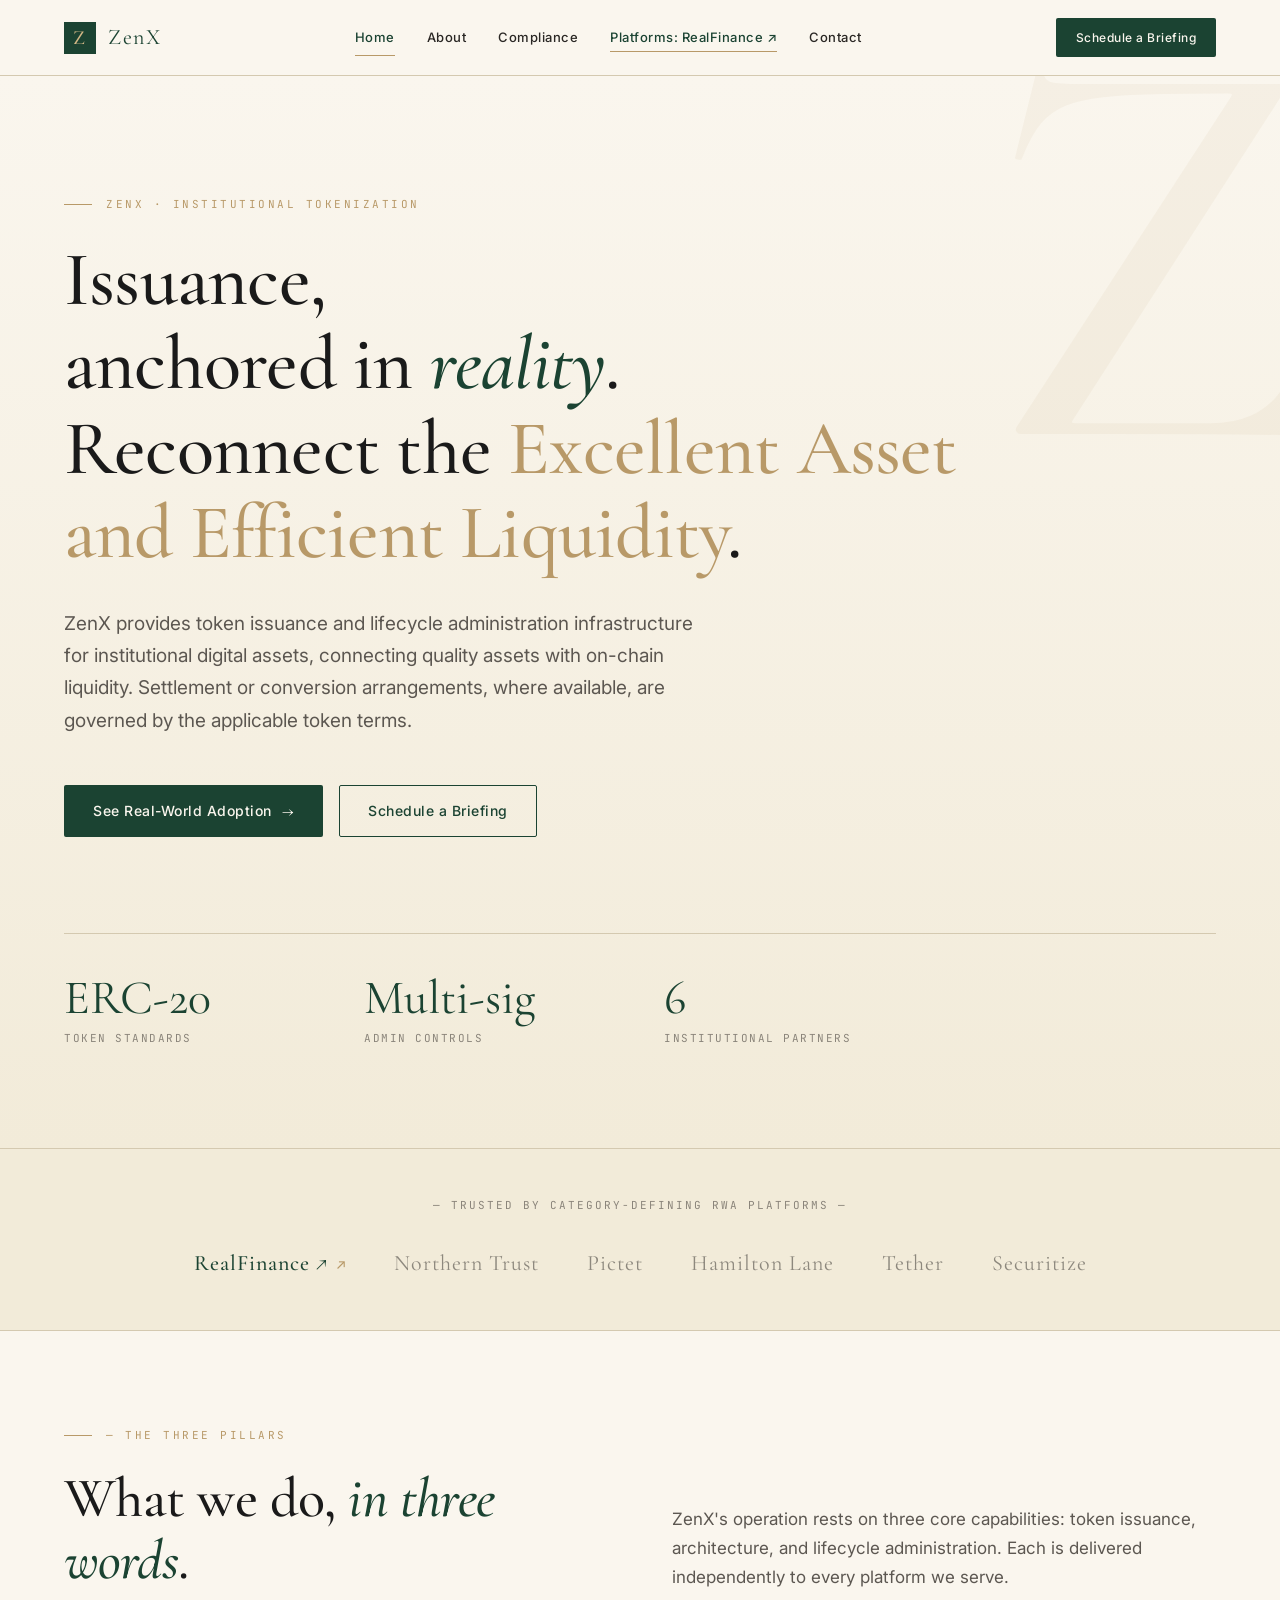
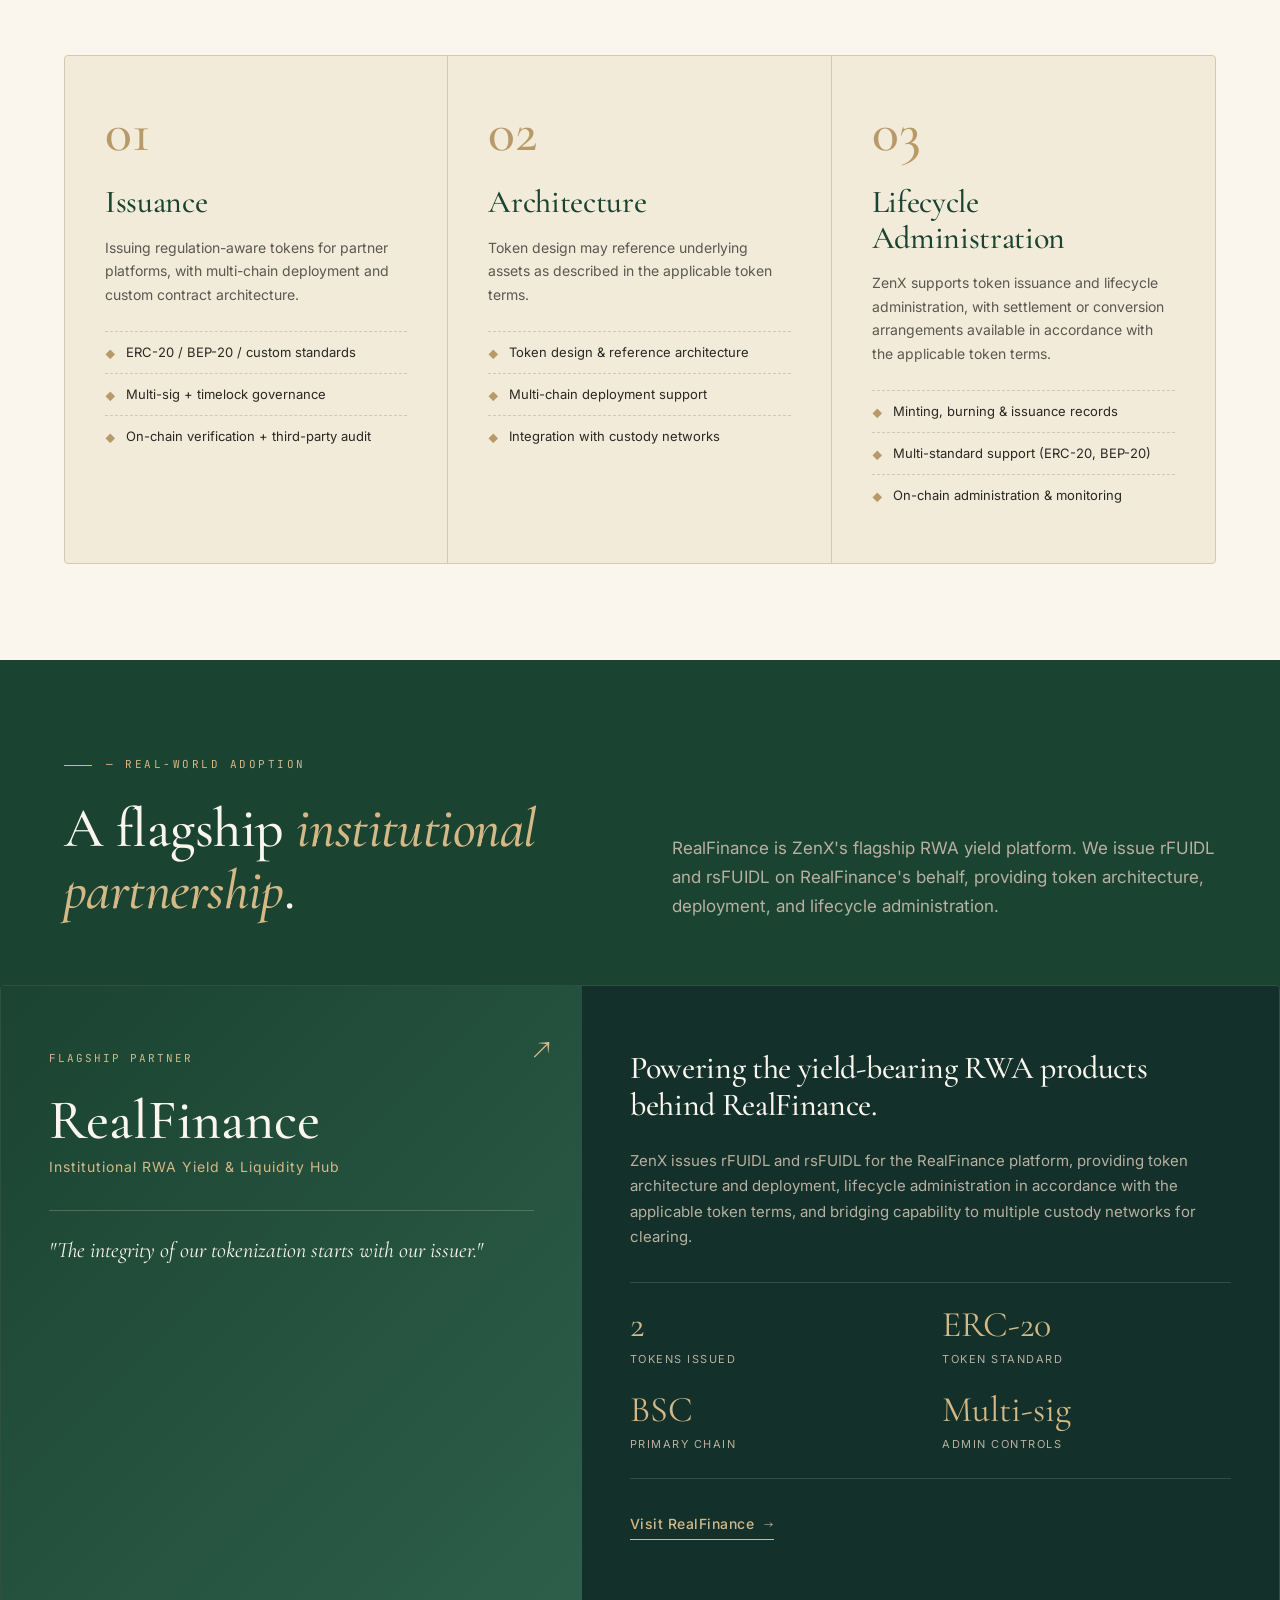
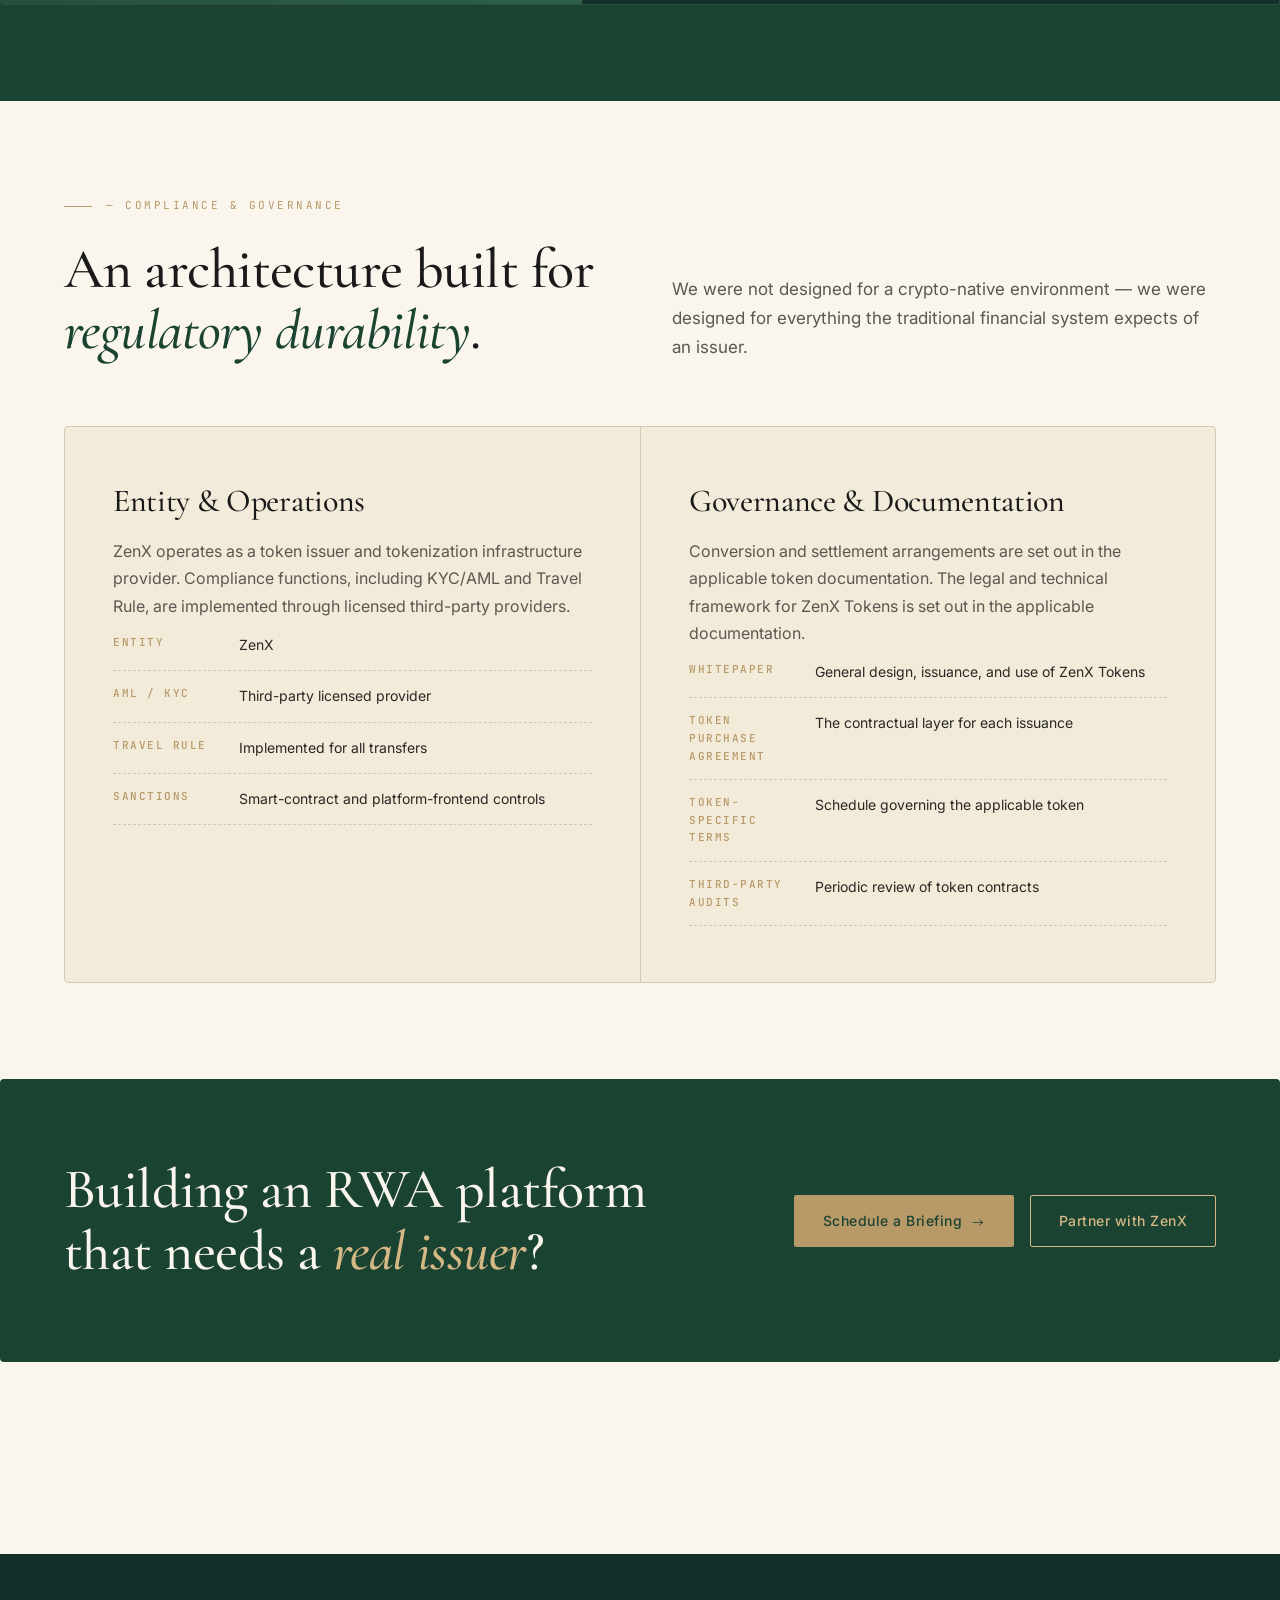
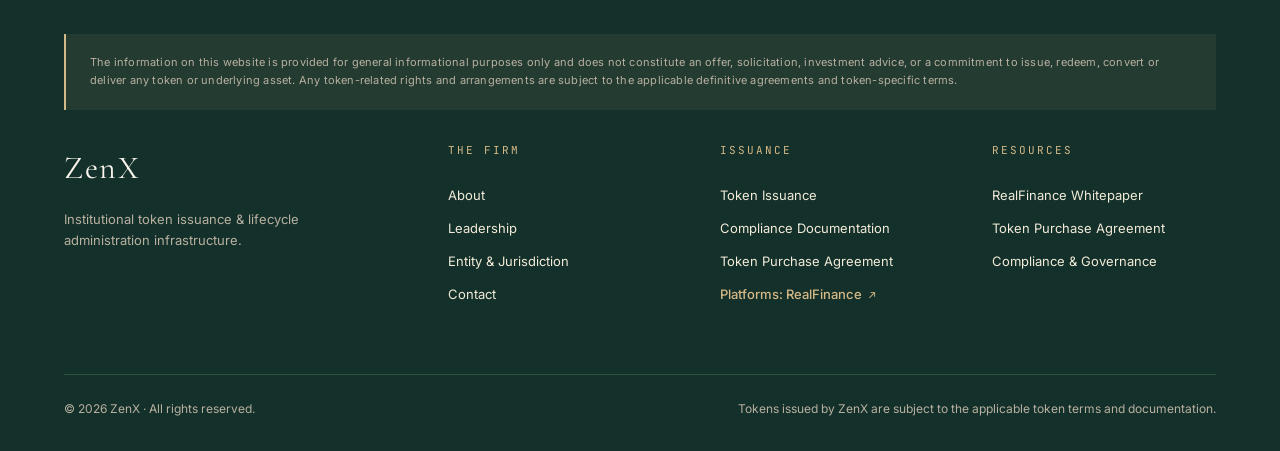
<file: index.html>
<!DOCTYPE html>
<html lang="en">
<head>
<meta charset="UTF-8">
<meta name="viewport" content="width=device-width, initial-scale=1.0">
<title>ZenX — Institutional Tokenization</title>
<meta name="description" content="ZenX is a token issuer and tokenization infrastructure provider for institutional digital-asset platforms.">
<link rel="icon" type="image/svg+xml" href="data:image/svg+xml,%3Csvg xmlns='http://www.w3.org/2000/svg' viewBox='0 0 100 100'%3E%3Crect width='100' height='100' fill='%231B4332'/%3E%3Ctext x='50' y='68' font-family='serif' font-size='64' fill='%23D4B886' text-anchor='middle'%3EZ%3C/text%3E%3C/svg%3E">
<link rel="preconnect" href="https://fonts.googleapis.com">
<link rel="preconnect" href="https://fonts.gstatic.com" crossorigin>
<link href="https://fonts.googleapis.com/css2?family=Cormorant+Garamond:ital,wght@0,300;0,400;0,500;0,600;0,700;1,400;1,500&family=Inter:wght@300;400;500;600;700&family=JetBrains+Mono:wght@400;500&display=swap" rel="stylesheet">
<link rel="stylesheet" href="assets/css/style.css">
</head>
<body>

<!-- ========== HEADER ========== -->
<header class="site-header">
  <nav class="nav">
    <a href="index.html" class="logo">
      <span class="logo-mark">Z</span>
      <span>ZenX</span>
    </a>
    <div class="nav-links">
      <a href="index.html" class="is-active">Home</a>
      <a href="about.html">About</a>
      <a href="compliance.html">Compliance</a>
      <a href="index.html#adoption" class="is-rf">Platforms: RealFinance ↗</a>
      <a href="contact.html">Contact</a>
    </div>
    <a href="contact.html" class="nav-cta">Schedule a Briefing</a>
    <button class="nav-toggle" aria-label="Toggle navigation">
      <span></span><span></span><span></span>
    </button>
  </nav>
</header>

<!-- ========== HERO ========== -->
<section class="hero">
  <div class="hero-inner">
    <div class="eyebrow">ZenX · Institutional Tokenization</div>
    <h1>Issuance,<br>anchored in <em>reality</em>.<br>Reconnect the <span class="gold">Excellent Asset<br>and Efficient Liquidity</span>.</h1>
    <p>ZenX provides token issuance and lifecycle administration infrastructure for institutional digital assets, connecting quality assets with on-chain liquidity. Settlement or conversion arrangements, where available, are governed by the applicable token terms.</p>
    <div class="hero-actions">
      <a href="#adoption" class="btn btn-primary">See Real-World Adoption <span class="arrow">→</span></a>
      <a href="contact.html" class="btn btn-secondary">Schedule a Briefing</a>
    </div>

    <div class="hero-meta">
      <div class="hero-meta-item">
        <div class="num">ERC-20</div>
        <div class="label">Token Standards</div>
      </div>
      <div class="hero-meta-item">
        <div class="num">Multi-sig</div>
        <div class="label">Admin Controls</div>
      </div>
      <div class="hero-meta-item">
        <div class="num">6</div>
        <div class="label">Institutional Partners</div>
      </div>
    </div>
  </div>
</section>

<!-- ========== TRUST STRIP ========== -->
<section class="trust-strip">
  <div class="trust-label">— Trusted by category-defining RWA platforms —</div>
  <div class="trust-logos">
    <a href="https://www.realfinance.cc" target="_blank" rel="noopener" class="trust-logo active">RealFinance ↗</a>
    <span class="trust-logo">Northern Trust</span>
    <span class="trust-logo">Pictet</span>
    <span class="trust-logo">Hamilton Lane</span>
    <span class="trust-logo">Tether</span>
    <span class="trust-logo">Securitize</span>
  </div>
</section>

<!-- ========== THREE PILLARS ========== -->
<section class="section">
  <div class="section-header">
    <div>
      <div class="eyebrow">— The Three Pillars</div>
      <h2>What we do, <em>in three words</em>.</h2>
    </div>
    <p class="lead">ZenX's operation rests on three core capabilities: token issuance, architecture, and lifecycle administration. Each is delivered independently to every platform we serve.</p>
  </div>

  <div class="pillars">
    <div class="pillar reveal">
      <div class="pillar-num">01</div>
      <h3>Issuance</h3>
      <p class="pillar-desc">Issuing regulation-aware tokens for partner platforms, with multi-chain deployment and custom contract architecture.</p>
      <ul class="pillar-features">
        <li>ERC-20 / BEP-20 / custom standards</li>
        <li>Multi-sig + timelock governance</li>
        <li>On-chain verification + third-party audit</li>
      </ul>
    </div>
    <div class="pillar reveal">
      <div class="pillar-num">02</div>
      <h3>Architecture</h3>
      <p class="pillar-desc">Token design may reference underlying assets as described in the applicable token terms.</p>
      <ul class="pillar-features">
        <li>Token design &amp; reference architecture</li>
        <li>Multi-chain deployment support</li>
        <li>Integration with custody networks</li>
      </ul>
    </div>
    <div class="pillar reveal">
      <div class="pillar-num">03</div>
      <h3>Lifecycle Administration</h3>
      <p class="pillar-desc">ZenX supports token issuance and lifecycle administration, with settlement or conversion arrangements available in accordance with the applicable token terms.</p>
      <ul class="pillar-features">
        <li>Minting, burning &amp; issuance records</li>
        <li>Multi-standard support (ERC-20, BEP-20)</li>
        <li>On-chain administration &amp; monitoring</li>
      </ul>
    </div>
  </div>
</section>

<!-- ========== ADOPTION · RealFinance Featured ========== -->
<section class="case-section" id="adoption">
  <div class="section-header" style="margin-bottom: 0;">
    <div>
      <div class="eyebrow">— Real-World Adoption</div>
      <h2>A flagship <em>institutional partnership</em>.</h2>
    </div>
    <p class="lead">RealFinance is ZenX's flagship RWA yield platform. We issue rFUIDL and rsFUIDL on RealFinance's behalf, providing token architecture, deployment, and lifecycle administration.</p>
  </div>

  <div class="case-card reveal">
    <div class="case-left">
      <div class="case-tag">Flagship Partner</div>
      <div class="case-partner-name">RealFinance</div>
      <div class="case-partner-sub">Institutional RWA Yield &amp; Liquidity Hub</div>
      <div class="case-quote">"The integrity of our tokenization starts with our issuer."</div>
    </div>
    <div class="case-right">
      <h3 class="case-right-title">Powering the yield-bearing RWA products behind RealFinance.</h3>
      <p class="case-right-body">ZenX issues rFUIDL and rsFUIDL for the RealFinance platform, providing token architecture and deployment, lifecycle administration in accordance with the applicable token terms, and bridging capability to multiple custody networks for clearing.</p>
      <div class="case-stats">
        <div class="case-stat">
          <div class="num">2</div>
          <div class="label">Tokens Issued</div>
        </div>
        <div class="case-stat">
          <div class="num">ERC-20</div>
          <div class="label">Token Standard</div>
        </div>
        <div class="case-stat">
          <div class="num">BSC</div>
          <div class="label">Primary Chain</div>
        </div>
        <div class="case-stat">
          <div class="num">Multi-sig</div>
          <div class="label">Admin Controls</div>
        </div>
      </div>
      <a href="https://www.realfinance.cc" target="_blank" rel="noopener" class="case-link">Visit RealFinance</a>
    </div>
  </div>
</section>

<!-- ========== COMPLIANCE SNAPSHOT ========== -->
<section class="section">
  <div class="section-header">
    <div>
      <div class="eyebrow">— Compliance &amp; Governance</div>
      <h2>An architecture built for <em>regulatory durability</em>.</h2>
    </div>
    <p class="lead">We were not designed for a crypto-native environment — we were designed for everything the traditional financial system expects of an issuer.</p>
  </div>

  <div class="compliance reveal">
    <div class="compliance-col">
      <h3>Entity &amp; Operations</h3>
      <p>ZenX operates as a token issuer and tokenization infrastructure provider. Compliance functions, including KYC/AML and Travel Rule, are implemented through licensed third-party providers.</p>
      <ul class="compliance-list">
        <li><strong>Entity</strong><span>ZenX</span></li>
        <li><strong>AML / KYC</strong><span>Third-party licensed provider</span></li>
        <li><strong>Travel Rule</strong><span>Implemented for all transfers</span></li>
        <li><strong>Sanctions</strong><span>Smart-contract and platform-frontend controls</span></li>
      </ul>
    </div>
    <div class="compliance-col">
      <h3>Governance &amp; Documentation</h3>
      <p>Conversion and settlement arrangements are set out in the applicable token documentation. The legal and technical framework for ZenX Tokens is set out in the applicable documentation.</p>
      <ul class="compliance-list">
        <li><strong>Whitepaper</strong><span>General design, issuance, and use of ZenX Tokens</span></li>
        <li><strong>Token Purchase Agreement</strong><span>The contractual layer for each issuance</span></li>
        <li><strong>Token-Specific Terms</strong><span>Schedule governing the applicable token</span></li>
        <li><strong>Third-party Audits</strong><span>Periodic review of token contracts</span></li>
      </ul>
    </div>
  </div>
</section>

<!-- ========== CTA STRIP ========== -->
<section class="section" style="padding-top: 0;">
  <div class="cta-strip">
    <h2>Building an RWA platform that needs a <em>real issuer</em>?</h2>
    <div class="actions">
      <a href="contact.html" class="btn btn-gold">Schedule a Briefing <span class="arrow">→</span></a>
      <a href="mailto:partners@zenx.io" class="btn btn-secondary">Partner with ZenX</a>
    </div>
  </div>
</section>

<!-- ========== FOOTER ========== -->
<footer class="site-footer">
  <div class="footer-disclaimer">
    The information on this website is provided for general informational purposes only and does not constitute an offer, solicitation, investment advice, or a commitment to issue, redeem, convert or deliver any token or underlying asset. Any token-related rights and arrangements are subject to the applicable definitive agreements and token-specific terms.
  </div>
  <div class="footer-inner">
    <div class="footer-top">
      <div>
        <div class="footer-logo">ZenX</div>
        <div class="footer-tagline">Institutional token issuance &amp; lifecycle administration infrastructure.</div>
      </div>
      <div class="footer-col">
        <div class="footer-col-title">The Firm</div>
        <ul>
          <li><a href="about.html">About</a></li>
          <li><a href="about.html#leadership">Leadership</a></li>
          <li><a href="compliance.html">Entity &amp; Jurisdiction</a></li>
          <li><a href="contact.html">Contact</a></li>
        </ul>
      </div>
      <div class="footer-col">
        <div class="footer-col-title">Issuance</div>
        <ul>
          <li><a href="assets/docs/RealFinance-WhitePaper.pdf" target="_blank" rel="noopener" download>Token Issuance</a></li>
          <li><a href="assets/docs/RFUIDL-Venus-DDQ.docx" target="_blank" rel="noopener" download>Compliance Documentation</a></li>
          <li><a href="assets/docs/ZenX-Token-Purchase-Agreement.docx" target="_blank" rel="noopener" download>Token Purchase Agreement</a></li>
          <li><a href="https://www.realfinance.cc" target="_blank" rel="noopener" class="featured">Platforms: RealFinance</a></li>
        </ul>
      </div>
      <div class="footer-col">
        <div class="footer-col-title">Resources</div>
        <ul>
          <li><a href="https://tenetio.gitbook.io/realfinance/" target="_blank" rel="noopener">RealFinance Whitepaper</a></li>
          <li><a href="assets/docs/ZenX-Token-Purchase-Agreement.docx" target="_blank" rel="noopener" download>Token Purchase Agreement</a></li>
          <li><a href="compliance.html">Compliance &amp; Governance</a></li>
        </ul>
      </div>
    </div>
    <div class="footer-bottom">
      <div>© <span data-year>2026</span> ZenX · All rights reserved.</div>
      <div>Tokens issued by ZenX are subject to the applicable token terms and documentation.</div>
    </div>
  </div>
</footer>

<script src="assets/js/main.js"></script>
</body>
</html>
</file>
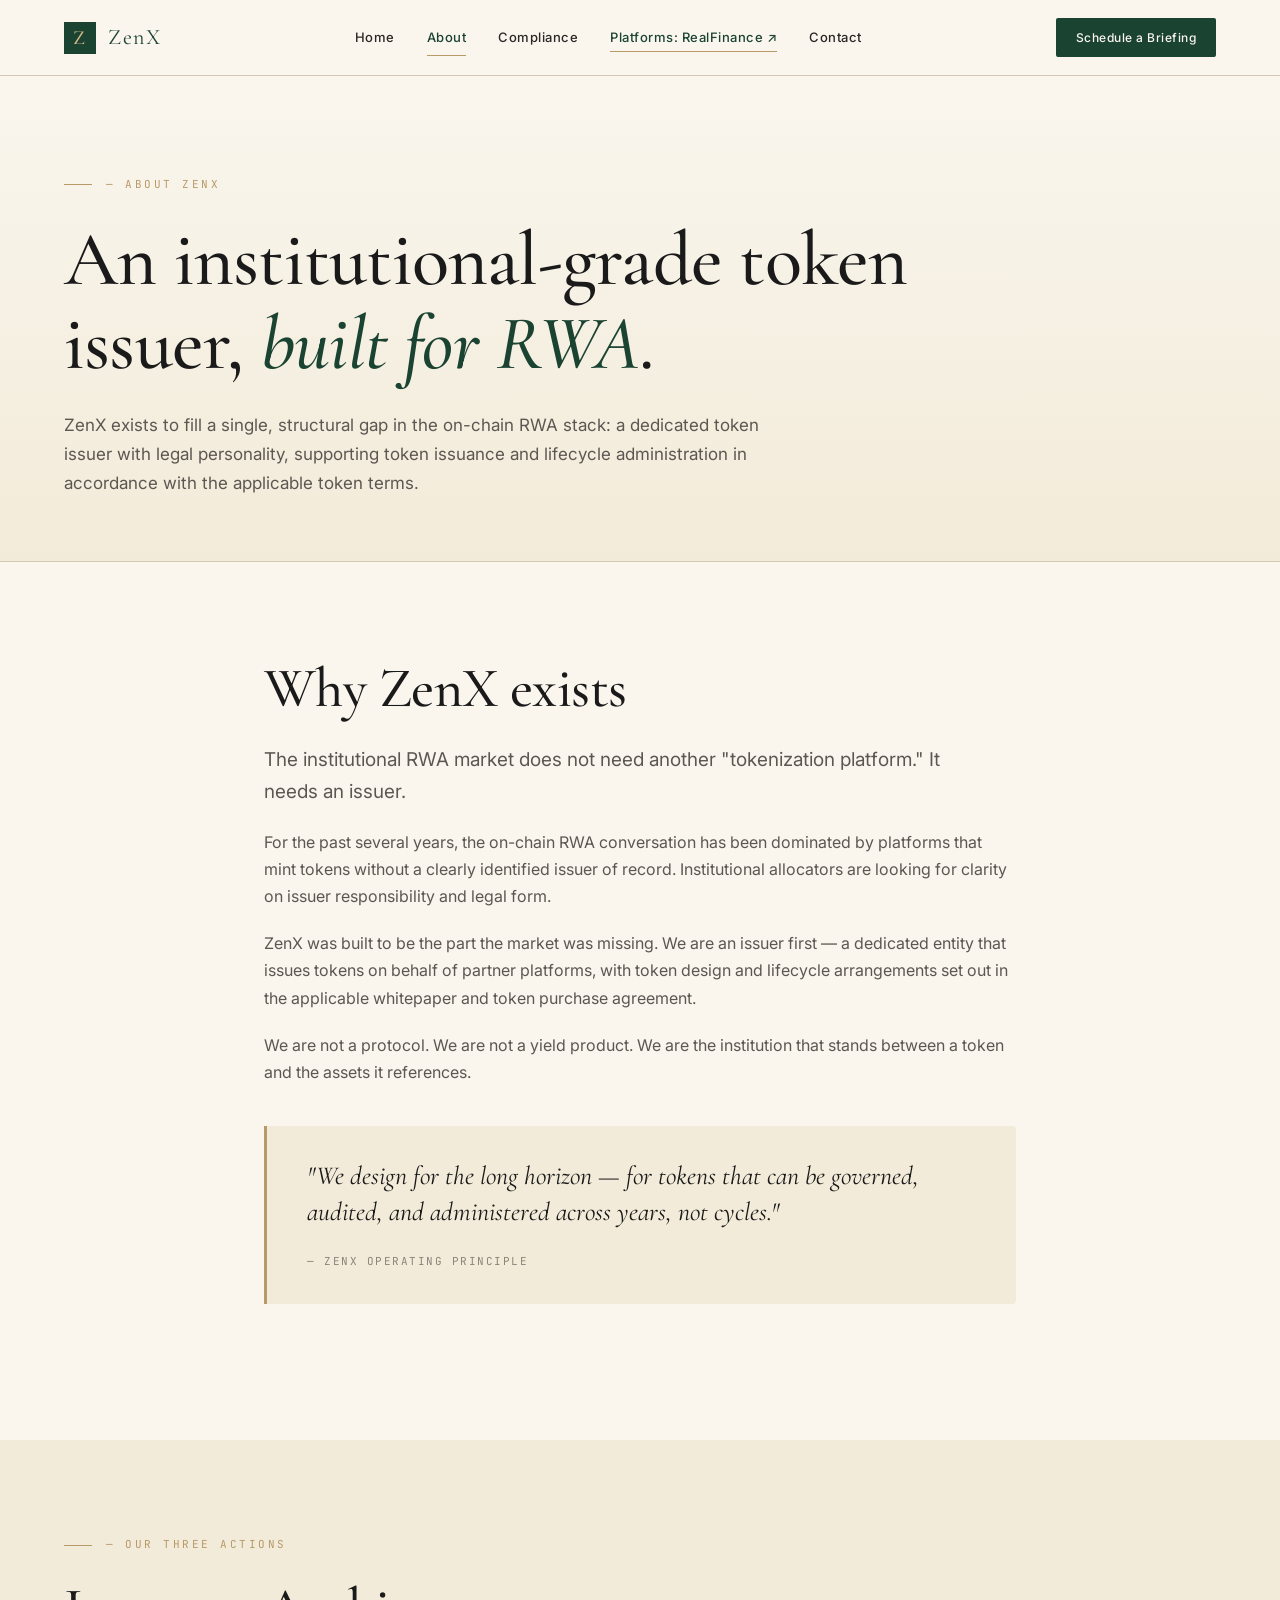
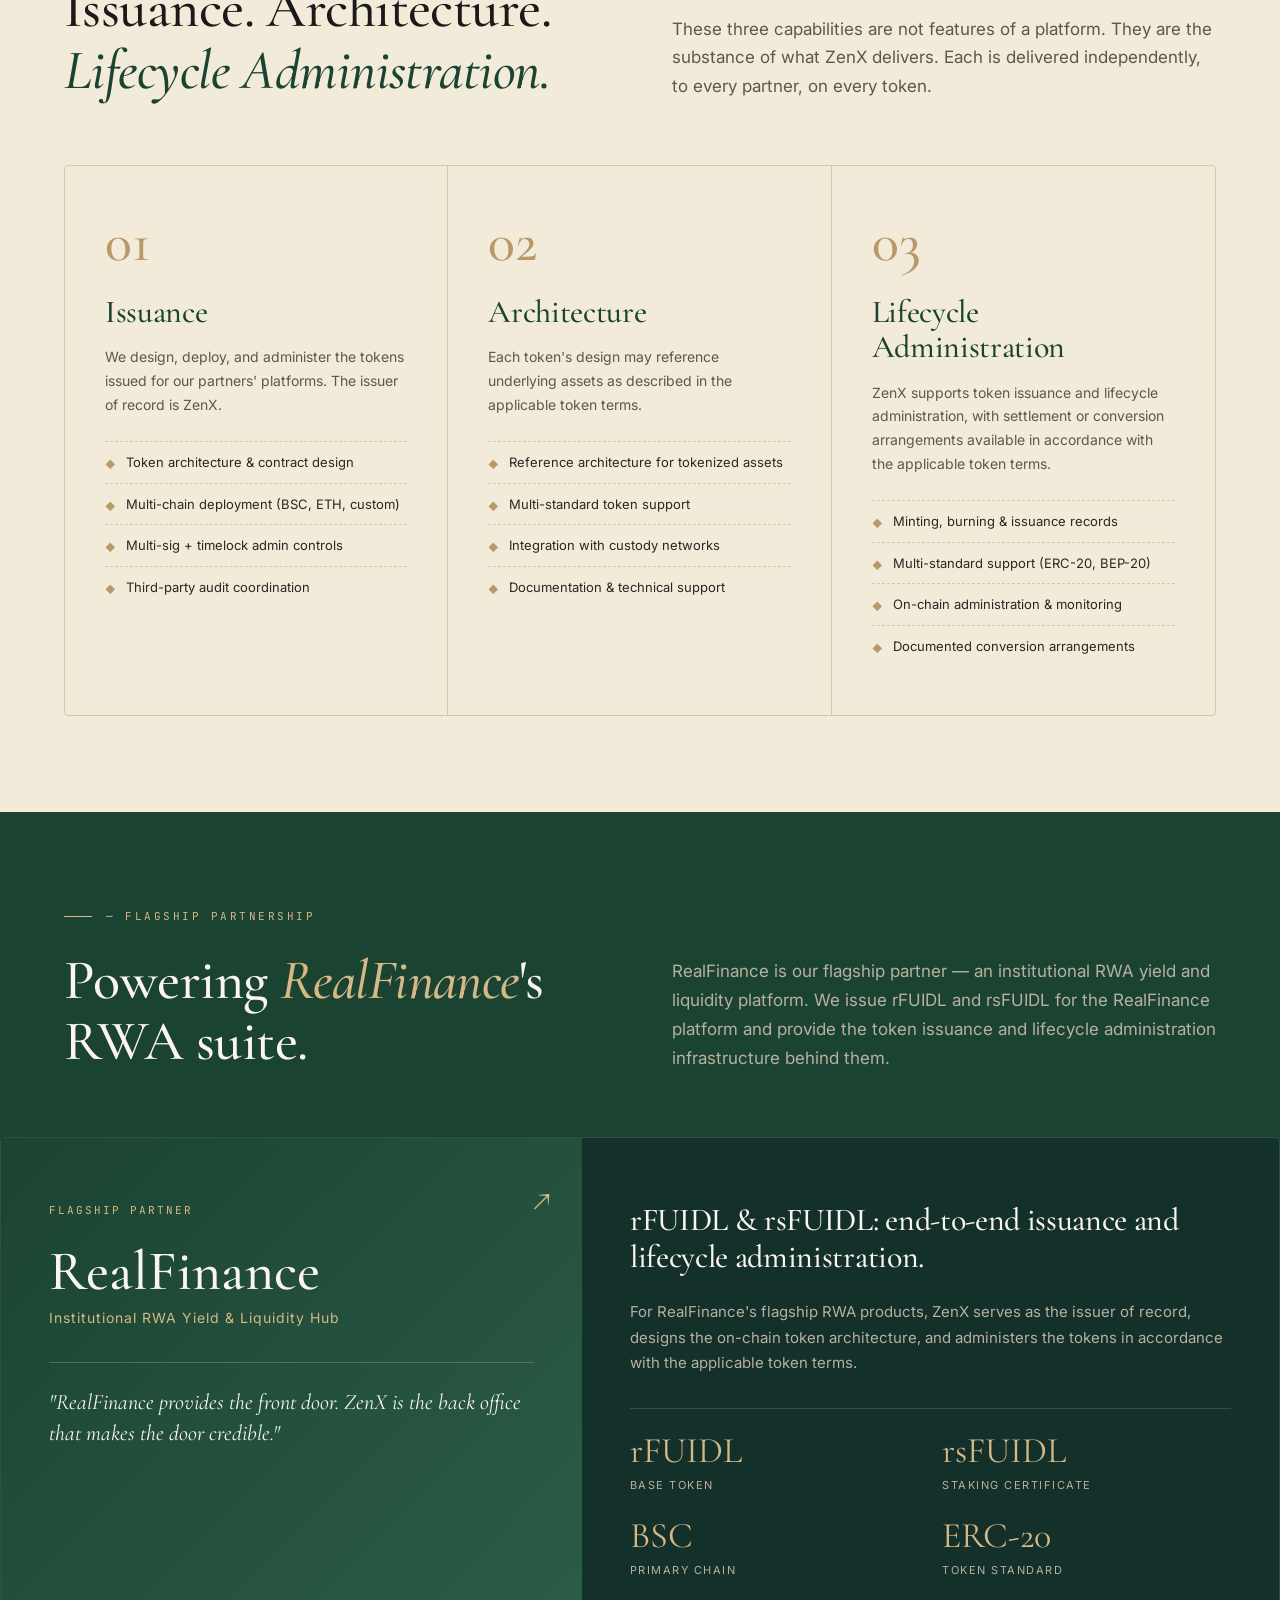
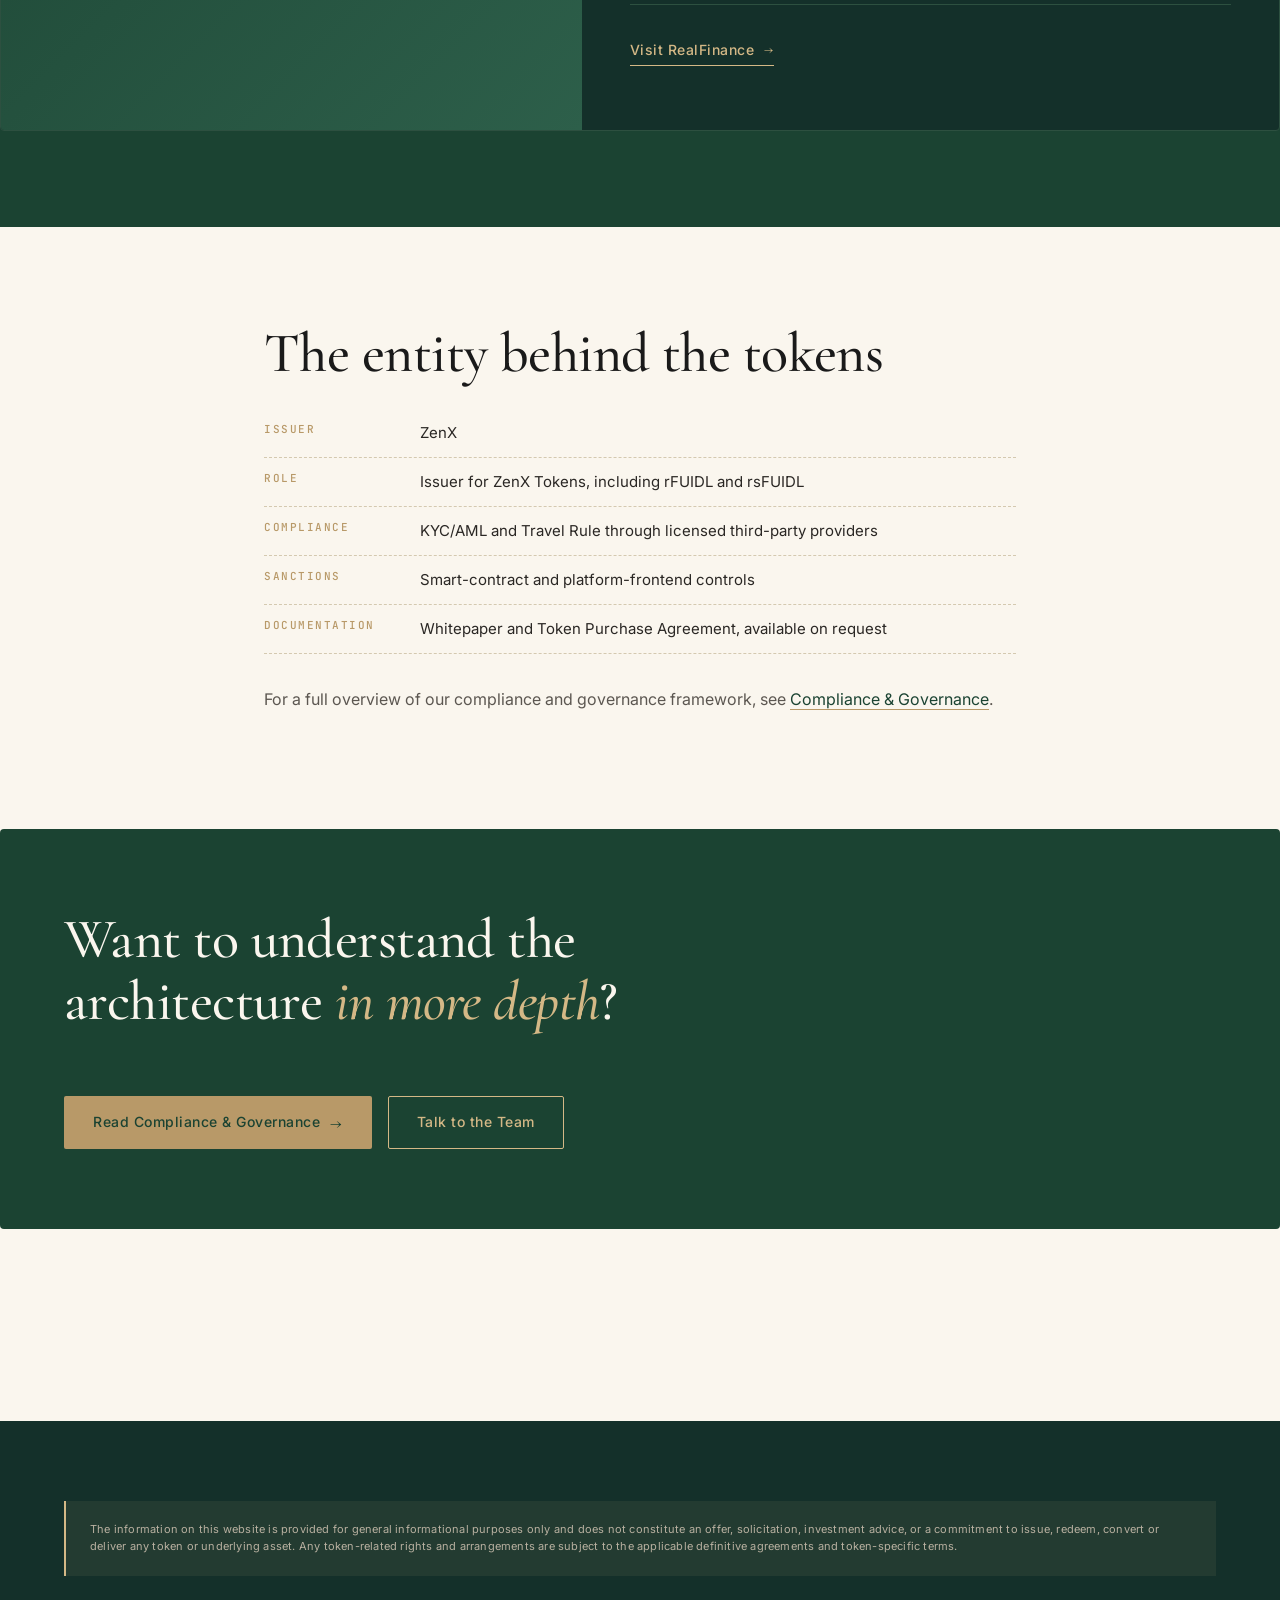
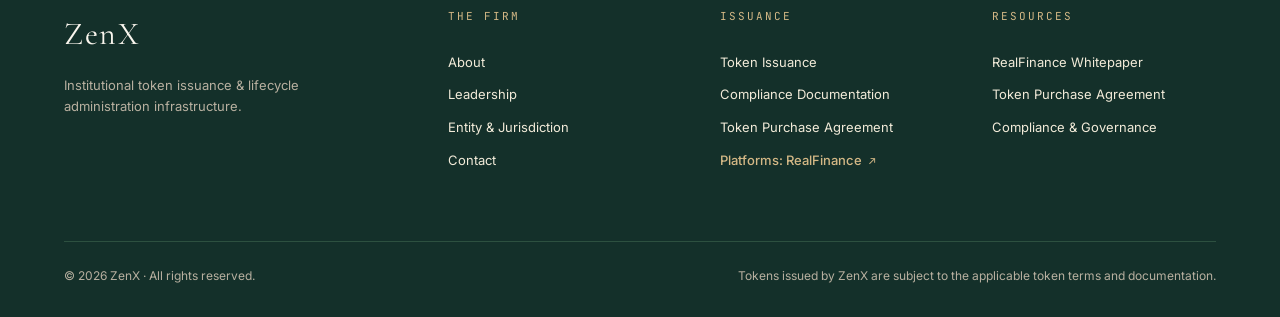
<file: about.html>
<!DOCTYPE html>
<html lang="en">
<head>
<meta charset="UTF-8">
<meta name="viewport" content="width=device-width, initial-scale=1.0">
<title>About — ZenX</title>
<meta name="description" content="ZenX is an institutional-grade token issuer providing tokenization and lifecycle administration for the RealFinance platform and other RWA partners.">
<link rel="icon" type="image/svg+xml" href="data:image/svg+xml,%3Csvg xmlns='http://www.w3.org/2000/svg' viewBox='0 0 100 100'%3E%3Crect width='100' height='100' fill='%231B4332'/%3E%3Ctext x='50' y='68' font-family='serif' font-size='64' fill='%23D4B886' text-anchor='middle'%3EZ%3C/text%3E%3C/svg%3E">
<link rel="preconnect" href="https://fonts.googleapis.com">
<link rel="preconnect" href="https://fonts.gstatic.com" crossorigin>
<link href="https://fonts.googleapis.com/css2?family=Cormorant+Garamond:ital,wght@0,300;0,400;0,500;0,600;0,700;1,400;1,500&family=Inter:wght@300;400;500;600;700&family=JetBrains+Mono:wght@400;500&display=swap" rel="stylesheet">
<link rel="stylesheet" href="assets/css/style.css">
</head>
<body>

<!-- ========== HEADER ========== -->
<header class="site-header">
  <nav class="nav">
    <a href="index.html" class="logo">
      <span class="logo-mark">Z</span>
      <span>ZenX</span>
    </a>
    <div class="nav-links">
      <a href="index.html">Home</a>
      <a href="about.html" class="is-active">About</a>
      <a href="compliance.html">Compliance</a>
      <a href="index.html#adoption" class="is-rf">Platforms: RealFinance ↗</a>
      <a href="contact.html">Contact</a>
    </div>
    <a href="contact.html" class="nav-cta">Schedule a Briefing</a>
    <button class="nav-toggle" aria-label="Toggle navigation">
      <span></span><span></span><span></span>
    </button>
  </nav>
</header>

<!-- ========== SUB HERO ========== -->
<section class="sub-hero">
  <div class="sub-hero-inner">
    <div class="eyebrow">— About ZenX</div>
    <h1>An institutional-grade token issuer, <em>built for RWA</em>.</h1>
    <p class="lead">ZenX exists to fill a single, structural gap in the on-chain RWA stack: a dedicated token issuer with legal personality, supporting token issuance and lifecycle administration in accordance with the applicable token terms.</p>
  </div>
</section>

<!-- ========== CONTENT ========== -->
<section class="section">
  <div class="content-block">
    <h2>Why ZenX exists</h2>
    <p class="lead">The institutional RWA market does not need another "tokenization platform." It needs an issuer.</p>
    <p>For the past several years, the on-chain RWA conversation has been dominated by platforms that mint tokens without a clearly identified issuer of record. Institutional allocators are looking for clarity on issuer responsibility and legal form.</p>
    <p>ZenX was built to be the part the market was missing. We are an issuer first — a dedicated entity that issues tokens on behalf of partner platforms, with token design and lifecycle arrangements set out in the applicable whitepaper and token purchase agreement.</p>
    <p>We are not a protocol. We are not a yield product. We are the institution that stands between a token and the assets it references.</p>

    <div class="quote-block">
      <p>"We design for the long horizon — for tokens that can be governed, audited, and administered across years, not cycles."</p>
      <cite>— ZenX Operating Principle</cite>
    </div>
  </div>
</section>

<!-- ========== THREE PILLARS (Re-stated) ========== -->
<section class="section" style="background: var(--bg-card);">
  <div class="section-header">
    <div>
      <div class="eyebrow">— Our Three Actions</div>
      <h2>Issuance. Architecture. <em>Lifecycle Administration.</em></h2>
    </div>
    <p class="lead">These three capabilities are not features of a platform. They are the substance of what ZenX delivers. Each is delivered independently, to every partner, on every token.</p>
  </div>

  <div class="pillars">
    <div class="pillar reveal">
      <div class="pillar-num">01</div>
      <h3>Issuance</h3>
      <p class="pillar-desc">We design, deploy, and administer the tokens issued for our partners' platforms. The issuer of record is ZenX.</p>
      <ul class="pillar-features">
        <li>Token architecture &amp; contract design</li>
        <li>Multi-chain deployment (BSC, ETH, custom)</li>
        <li>Multi-sig + timelock admin controls</li>
        <li>Third-party audit coordination</li>
      </ul>
    </div>
    <div class="pillar reveal">
      <div class="pillar-num">02</div>
      <h3>Architecture</h3>
      <p class="pillar-desc">Each token's design may reference underlying assets as described in the applicable token terms.</p>
      <ul class="pillar-features">
        <li>Reference architecture for tokenized assets</li>
        <li>Multi-standard token support</li>
        <li>Integration with custody networks</li>
        <li>Documentation &amp; technical support</li>
      </ul>
    </div>
    <div class="pillar reveal">
      <div class="pillar-num">03</div>
      <h3>Lifecycle Administration</h3>
      <p class="pillar-desc">ZenX supports token issuance and lifecycle administration, with settlement or conversion arrangements available in accordance with the applicable token terms.</p>
      <ul class="pillar-features">
        <li>Minting, burning &amp; issuance records</li>
        <li>Multi-standard support (ERC-20, BEP-20)</li>
        <li>On-chain administration &amp; monitoring</li>
        <li>Documented conversion arrangements</li>
      </ul>
    </div>
  </div>
</section>

<!-- ========== RealFinance FLAGSHIP ========== -->
<section class="case-section" style="padding-bottom: 96px;">
  <div class="section-header" style="margin-bottom: 0;">
    <div>
      <div class="eyebrow">— Flagship Partnership</div>
      <h2>Powering <em>RealFinance</em>'s RWA suite.</h2>
    </div>
    <p class="lead">RealFinance is our flagship partner — an institutional RWA yield and liquidity platform. We issue rFUIDL and rsFUIDL for the RealFinance platform and provide the token issuance and lifecycle administration infrastructure behind them.</p>
  </div>

  <div class="case-card reveal">
    <div class="case-left">
      <div class="case-tag">Flagship Partner</div>
      <div class="case-partner-name">RealFinance</div>
      <div class="case-partner-sub">Institutional RWA Yield &amp; Liquidity Hub</div>
      <div class="case-quote">"RealFinance provides the front door. ZenX is the back office that makes the door credible."</div>
    </div>
    <div class="case-right">
      <h3 class="case-right-title">rFUIDL &amp; rsFUIDL: end-to-end issuance and lifecycle administration.</h3>
      <p class="case-right-body">For RealFinance's flagship RWA products, ZenX serves as the issuer of record, designs the on-chain token architecture, and administers the tokens in accordance with the applicable token terms.</p>
      <div class="case-stats">
        <div class="case-stat">
          <div class="num">rFUIDL</div>
          <div class="label">Base Token</div>
        </div>
        <div class="case-stat">
          <div class="num">rsFUIDL</div>
          <div class="label">Staking Certificate</div>
        </div>
        <div class="case-stat">
          <div class="num">BSC</div>
          <div class="label">Primary Chain</div>
        </div>
        <div class="case-stat">
          <div class="num">ERC-20</div>
          <div class="label">Token Standard</div>
        </div>
      </div>
      <a href="https://www.realfinance.cc" target="_blank" rel="noopener" class="case-link">Visit RealFinance</a>
    </div>
  </div>
</section>

<!-- ========== ENTITY SNAPSHOT ========== -->
<section class="section">
  <div class="content-block">
    <h2>The entity behind the tokens</h2>
    <ul class="list">
      <li><strong>Issuer</strong><span>ZenX</span></li>
      <li><strong>Role</strong><span>Issuer for ZenX Tokens, including rFUIDL and rsFUIDL</span></li>
      <li><strong>Compliance</strong><span>KYC/AML and Travel Rule through licensed third-party providers</span></li>
      <li><strong>Sanctions</strong><span>Smart-contract and platform-frontend controls</span></li>
      <li><strong>Documentation</strong><span>Whitepaper and Token Purchase Agreement, available on request</span></li>
    </ul>
    <p class="mt-32">For a full overview of our compliance and governance framework, see <a href="compliance.html" style="color: var(--green); border-bottom: 1px solid var(--gold);">Compliance &amp; Governance</a>.</p>
  </div>
</section>

<!-- ========== CTA ========== -->
<section class="section" style="padding-top: 0;">
  <div class="cta-strip">
    <h2>Want to understand the architecture <em>in more depth</em>?</h2>
    <div class="actions">
      <a href="compliance.html" class="btn btn-gold">Read Compliance &amp; Governance <span class="arrow">→</span></a>
      <a href="contact.html" class="btn btn-secondary">Talk to the Team</a>
    </div>
  </div>
</section>

<!-- ========== FOOTER ========== -->
<footer class="site-footer">
  <div class="footer-disclaimer">
    The information on this website is provided for general informational purposes only and does not constitute an offer, solicitation, investment advice, or a commitment to issue, redeem, convert or deliver any token or underlying asset. Any token-related rights and arrangements are subject to the applicable definitive agreements and token-specific terms.
  </div>
  <div class="footer-inner">
    <div class="footer-top">
      <div>
        <div class="footer-logo">ZenX</div>
        <div class="footer-tagline">Institutional token issuance &amp; lifecycle administration infrastructure.</div>
      </div>
      <div class="footer-col">
        <div class="footer-col-title">The Firm</div>
        <ul>
          <li><a href="about.html">About</a></li>
          <li><a href="about.html#leadership">Leadership</a></li>
          <li><a href="compliance.html">Entity &amp; Jurisdiction</a></li>
          <li><a href="contact.html">Contact</a></li>
        </ul>
      </div>
      <div class="footer-col">
        <div class="footer-col-title">Issuance</div>
        <ul>
          <li><a href="assets/docs/RealFinance-WhitePaper.pdf" target="_blank" rel="noopener" download>Token Issuance</a></li>
          <li><a href="assets/docs/RFUIDL-Venus-DDQ.docx" target="_blank" rel="noopener" download>Compliance Documentation</a></li>
          <li><a href="assets/docs/ZenX-Token-Purchase-Agreement.docx" target="_blank" rel="noopener" download>Token Purchase Agreement</a></li>
          <li><a href="https://www.realfinance.cc" target="_blank" rel="noopener" class="featured">Platforms: RealFinance</a></li>
        </ul>
      </div>
      <div class="footer-col">
        <div class="footer-col-title">Resources</div>
        <ul>
          <li><a href="https://tenetio.gitbook.io/realfinance/" target="_blank" rel="noopener">RealFinance Whitepaper</a></li>
          <li><a href="assets/docs/ZenX-Token-Purchase-Agreement.docx" target="_blank" rel="noopener" download>Token Purchase Agreement</a></li>
          <li><a href="compliance.html">Compliance &amp; Governance</a></li>
        </ul>
      </div>
    </div>
    <div class="footer-bottom">
      <div>© <span data-year>2026</span> ZenX · All rights reserved.</div>
      <div>Tokens issued by ZenX are subject to the applicable token terms and documentation.</div>
    </div>
  </div>
</footer>

<script src="assets/js/main.js"></script>
</body>
</html>
</file>
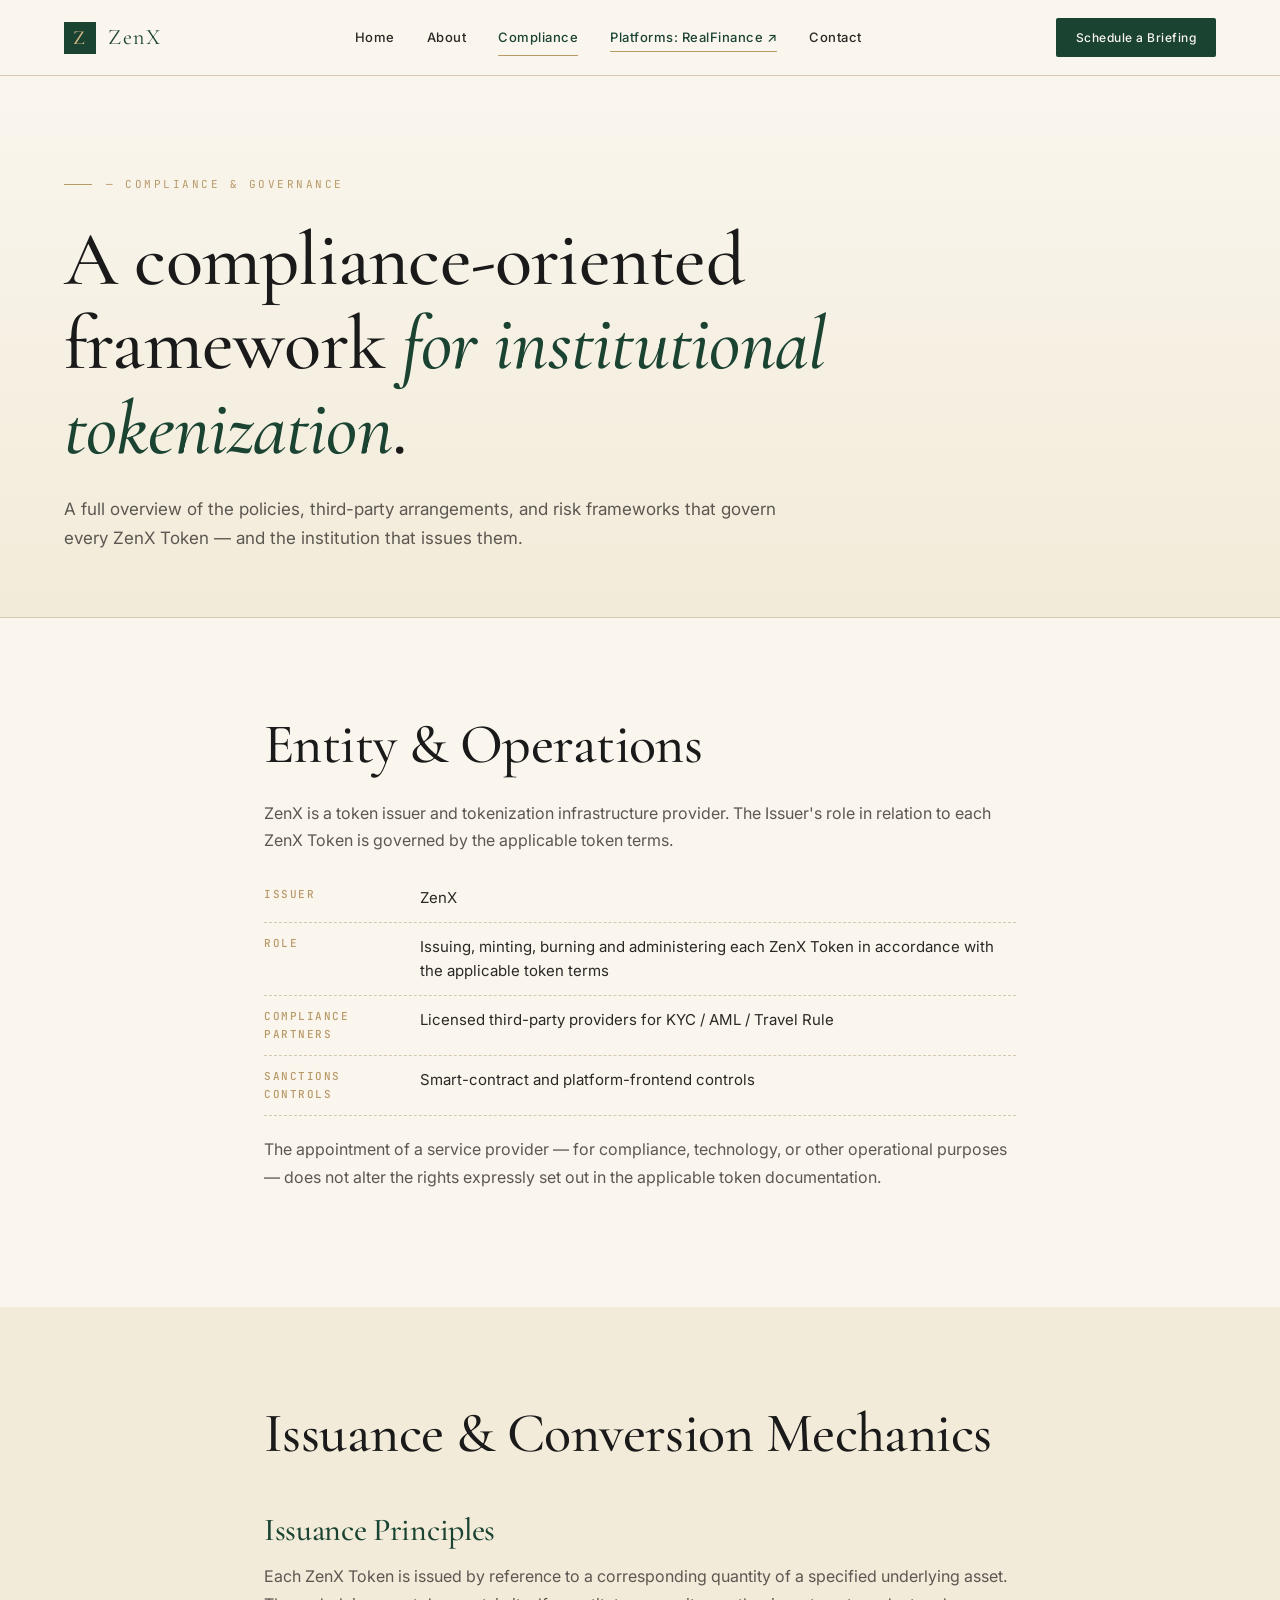
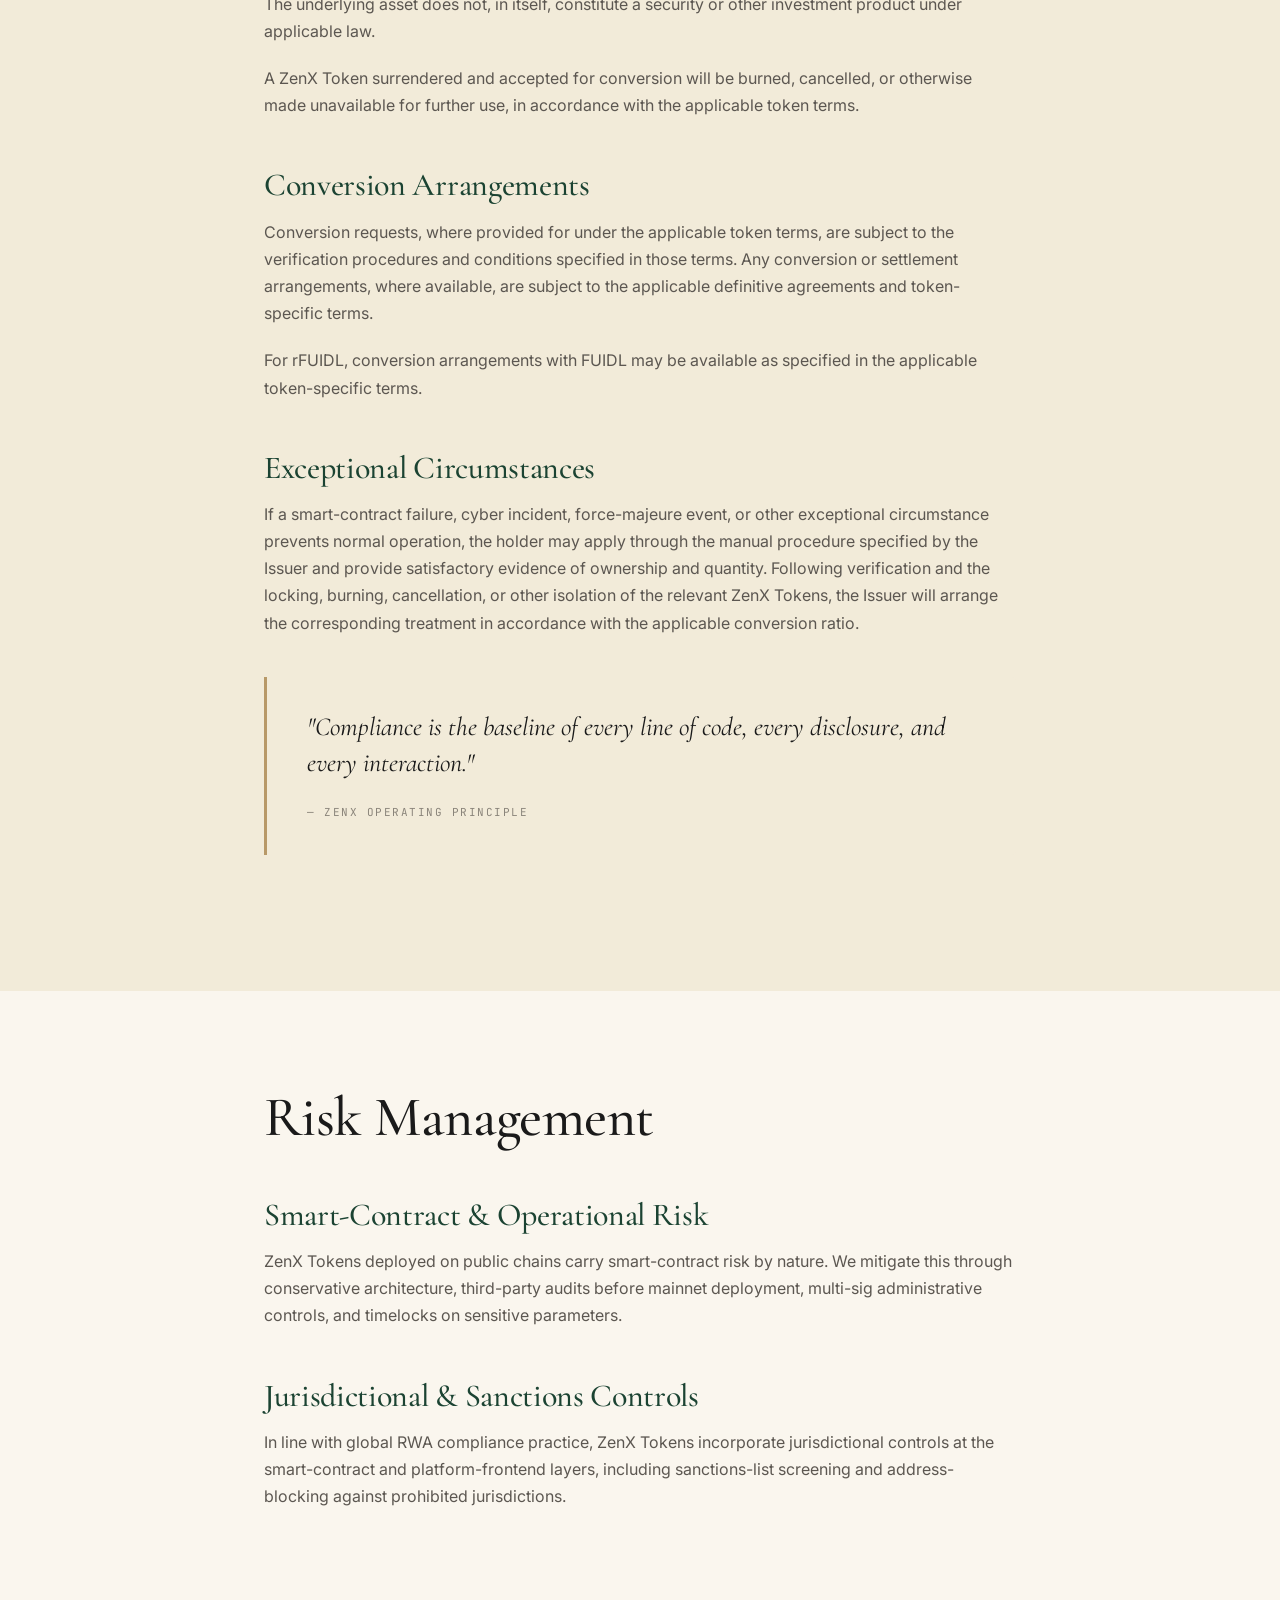
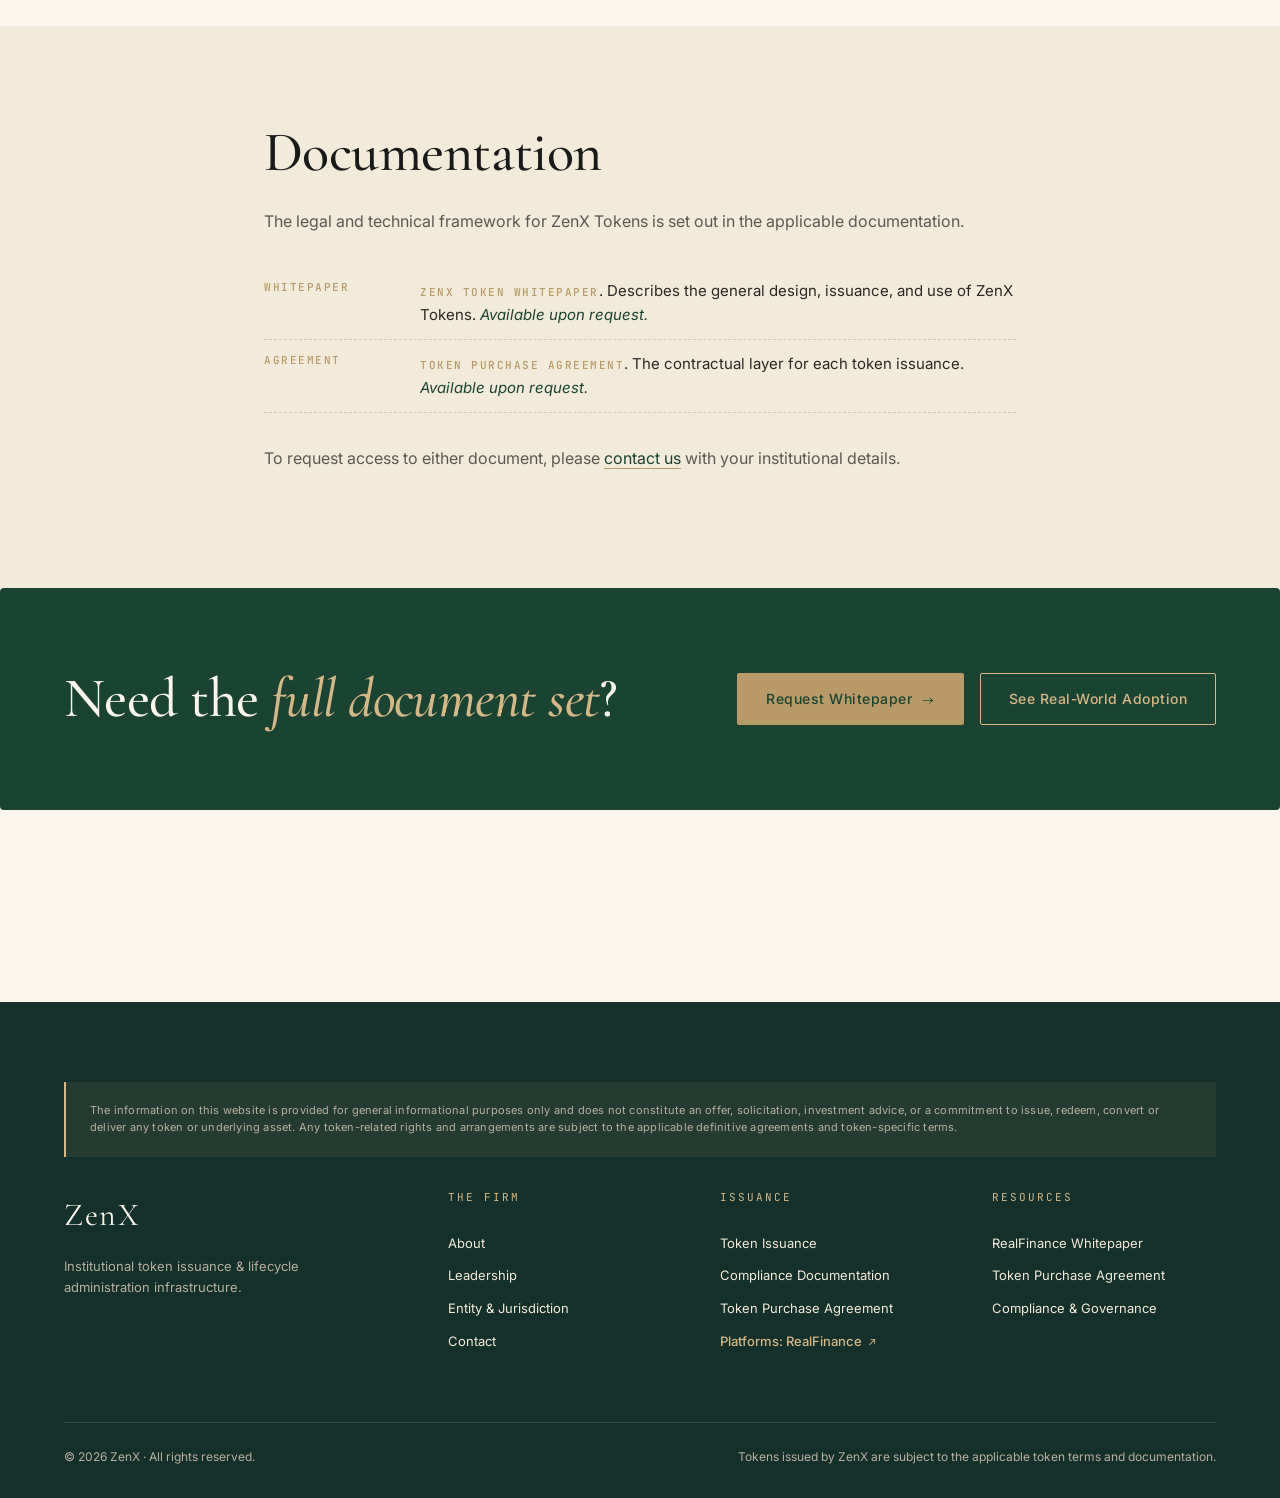
<file: compliance.html>
<!DOCTYPE html>
<html lang="en">
<head>
<meta charset="UTF-8">
<meta name="viewport" content="width=device-width, initial-scale=1.0">
<title>Compliance &amp; Governance — ZenX</title>
<meta name="description" content="ZenX's compliance and governance framework: token-issuance policies, third-party compliance, jurisdictional controls, and risk management.">
<link rel="icon" type="image/svg+xml" href="data:image/svg+xml,%3Csvg xmlns='http://www.w3.org/2000/svg' viewBox='0 0 100 100'%3E%3Crect width='100' height='100' fill='%231B4332'/%3E%3Ctext x='50' y='68' font-family='serif' font-size='64' fill='%23D4B886' text-anchor='middle'%3EZ%3C/text%3E%3C/svg%3E">
<link rel="preconnect" href="https://fonts.googleapis.com">
<link rel="preconnect" href="https://fonts.gstatic.com" crossorigin>
<link href="https://fonts.googleapis.com/css2?family=Cormorant+Garamond:ital,wght@0,300;0,400;0,500;0,600;0,700;1,400;1,500&family=Inter:wght@300;400;500;600;700&family=JetBrains+Mono:wght@400;500&display=swap" rel="stylesheet">
<link rel="stylesheet" href="assets/css/style.css">
</head>
<body>

<!-- ========== HEADER ========== -->
<header class="site-header">
  <nav class="nav">
    <a href="index.html" class="logo">
      <span class="logo-mark">Z</span>
      <span>ZenX</span>
    </a>
    <div class="nav-links">
      <a href="index.html">Home</a>
      <a href="about.html">About</a>
      <a href="compliance.html" class="is-active">Compliance</a>
      <a href="index.html#adoption" class="is-rf">Platforms: RealFinance ↗</a>
      <a href="contact.html">Contact</a>
    </div>
    <a href="contact.html" class="nav-cta">Schedule a Briefing</a>
    <button class="nav-toggle" aria-label="Toggle navigation">
      <span></span><span></span><span></span>
    </button>
  </nav>
</header>

<!-- ========== SUB HERO ========== -->
<section class="sub-hero">
  <div class="sub-hero-inner">
    <div class="eyebrow">— Compliance &amp; Governance</div>
    <h1>A compliance-oriented framework <em>for institutional tokenization</em>.</h1>
    <p class="lead">A full overview of the policies, third-party arrangements, and risk frameworks that govern every ZenX Token — and the institution that issues them.</p>
  </div>
</section>

<!-- ========== ENTITY & JURISDICTION ========== -->
<section class="section">
  <div class="content-block">
    <h2>Entity &amp; Operations</h2>
    <p>ZenX is a token issuer and tokenization infrastructure provider. The Issuer's role in relation to each ZenX Token is governed by the applicable token terms.</p>
    <ul class="list">
      <li><strong>Issuer</strong><span>ZenX</span></li>
      <li><strong>Role</strong><span>Issuing, minting, burning and administering each ZenX Token in accordance with the applicable token terms</span></li>
      <li><strong>Compliance Partners</strong><span>Licensed third-party providers for KYC / AML / Travel Rule</span></li>
      <li><strong>Sanctions Controls</strong><span>Smart-contract and platform-frontend controls</span></li>
    </ul>
    <p>The appointment of a service provider — for compliance, technology, or other operational purposes — does not alter the rights expressly set out in the applicable token documentation.</p>
  </div>
</section>

<!-- ========== ISSUANCE & REDEMPTION ========== -->
<section class="section" style="background: var(--bg-card);">
  <div class="content-block">
    <h2>Issuance &amp; Conversion Mechanics</h2>

    <h3>Issuance Principles</h3>
    <p>Each ZenX Token is issued by reference to a corresponding quantity of a specified underlying asset. The underlying asset does not, in itself, constitute a security or other investment product under applicable law.</p>
    <p>A ZenX Token surrendered and accepted for conversion will be burned, cancelled, or otherwise made unavailable for further use, in accordance with the applicable token terms.</p>

    <h3>Conversion Arrangements</h3>
    <p>Conversion requests, where provided for under the applicable token terms, are subject to the verification procedures and conditions specified in those terms. Any conversion or settlement arrangements, where available, are subject to the applicable definitive agreements and token-specific terms.</p>
    <p>For rFUIDL, conversion arrangements with FUIDL may be available as specified in the applicable token-specific terms.</p>

    <h3>Exceptional Circumstances</h3>
    <p>If a smart-contract failure, cyber incident, force-majeure event, or other exceptional circumstance prevents normal operation, the holder may apply through the manual procedure specified by the Issuer and provide satisfactory evidence of ownership and quantity. Following verification and the locking, burning, cancellation, or other isolation of the relevant ZenX Tokens, the Issuer will arrange the corresponding treatment in accordance with the applicable conversion ratio.</p>

    <div class="quote-block">
      <p>"Compliance is the baseline of every line of code, every disclosure, and every interaction."</p>
      <cite>— ZenX Operating Principle</cite>
    </div>
  </div>
</section>

<!-- ========== CUSTODY & RISK ========== -->
<section class="section">
  <div class="content-block">
    <h2>Risk Management</h2>

    <h3>Smart-Contract &amp; Operational Risk</h3>
    <p>ZenX Tokens deployed on public chains carry smart-contract risk by nature. We mitigate this through conservative architecture, third-party audits before mainnet deployment, multi-sig administrative controls, and timelocks on sensitive parameters.</p>

    <h3>Jurisdictional &amp; Sanctions Controls</h3>
    <p>In line with global RWA compliance practice, ZenX Tokens incorporate jurisdictional controls at the smart-contract and platform-frontend layers, including sanctions-list screening and address-blocking against prohibited jurisdictions.</p>
  </div>
</section>

<!-- ========== WHITEPAPER & AGREEMENT ========== -->
<section class="section" style="background: var(--bg-card);">
  <div class="content-block">
    <h2 id="whitepaper">Documentation</h2>
    <p>The legal and technical framework for ZenX Tokens is set out in the applicable documentation.</p>

    <ul class="list" style="margin-top: 32px;">
      <li id="whitepaper-item">
        <strong>Whitepaper</strong>
        <span><strong>ZenX Token Whitepaper</strong>. Describes the general design, issuance, and use of ZenX Tokens. <em>Available upon request.</em></span>
      </li>
      <li id="agreement-item">
        <strong>Agreement</strong>
        <span><strong>Token Purchase Agreement</strong>. The contractual layer for each token issuance. <em>Available upon request.</em></span>
      </li>
    </ul>

    <p class="mt-32">To request access to either document, please <a href="contact.html" style="color: var(--green); border-bottom: 1px solid var(--gold);">contact us</a> with your institutional details.</p>
  </div>
</section>

<!-- ========== CTA ========== -->
<section class="section" style="padding-top: 0;">
  <div class="cta-strip">
    <h2>Need the <em>full document set</em>?</h2>
    <div class="actions">
      <a href="contact.html" class="btn btn-gold">Request Whitepaper <span class="arrow">→</span></a>
      <a href="index.html#adoption" class="btn btn-secondary">See Real-World Adoption</a>
    </div>
  </div>
</section>

<!-- ========== FOOTER ========== -->
<footer class="site-footer">
  <div class="footer-disclaimer">
    The information on this website is provided for general informational purposes only and does not constitute an offer, solicitation, investment advice, or a commitment to issue, redeem, convert or deliver any token or underlying asset. Any token-related rights and arrangements are subject to the applicable definitive agreements and token-specific terms.
  </div>
  <div class="footer-inner">
    <div class="footer-top">
      <div>
        <div class="footer-logo">ZenX</div>
        <div class="footer-tagline">Institutional token issuance &amp; lifecycle administration infrastructure.</div>
      </div>
      <div class="footer-col">
        <div class="footer-col-title">The Firm</div>
        <ul>
          <li><a href="about.html">About</a></li>
          <li><a href="about.html#leadership">Leadership</a></li>
          <li><a href="compliance.html">Entity &amp; Jurisdiction</a></li>
          <li><a href="contact.html">Contact</a></li>
        </ul>
      </div>
      <div class="footer-col">
        <div class="footer-col-title">Issuance</div>
        <ul>
          <li><a href="assets/docs/RealFinance-WhitePaper.pdf" target="_blank" rel="noopener" download>Token Issuance</a></li>
          <li><a href="assets/docs/RFUIDL-Venus-DDQ.docx" target="_blank" rel="noopener" download>Compliance Documentation</a></li>
          <li><a href="assets/docs/ZenX-Token-Purchase-Agreement.docx" target="_blank" rel="noopener" download>Token Purchase Agreement</a></li>
          <li><a href="https://www.realfinance.cc" target="_blank" rel="noopener" class="featured">Platforms: RealFinance</a></li>
        </ul>
      </div>
      <div class="footer-col">
        <div class="footer-col-title">Resources</div>
        <ul>
          <li><a href="https://tenetio.gitbook.io/realfinance/" target="_blank" rel="noopener">RealFinance Whitepaper</a></li>
          <li><a href="assets/docs/ZenX-Token-Purchase-Agreement.docx" target="_blank" rel="noopener" download>Token Purchase Agreement</a></li>
          <li><a href="compliance.html">Compliance &amp; Governance</a></li>
        </ul>
      </div>
    </div>
    <div class="footer-bottom">
      <div>© <span data-year>2026</span> ZenX · All rights reserved.</div>
      <div>Tokens issued by ZenX are subject to the applicable token terms and documentation.</div>
    </div>
  </div>
</footer>

<script src="assets/js/main.js"></script>
</body>
</html>
</file>
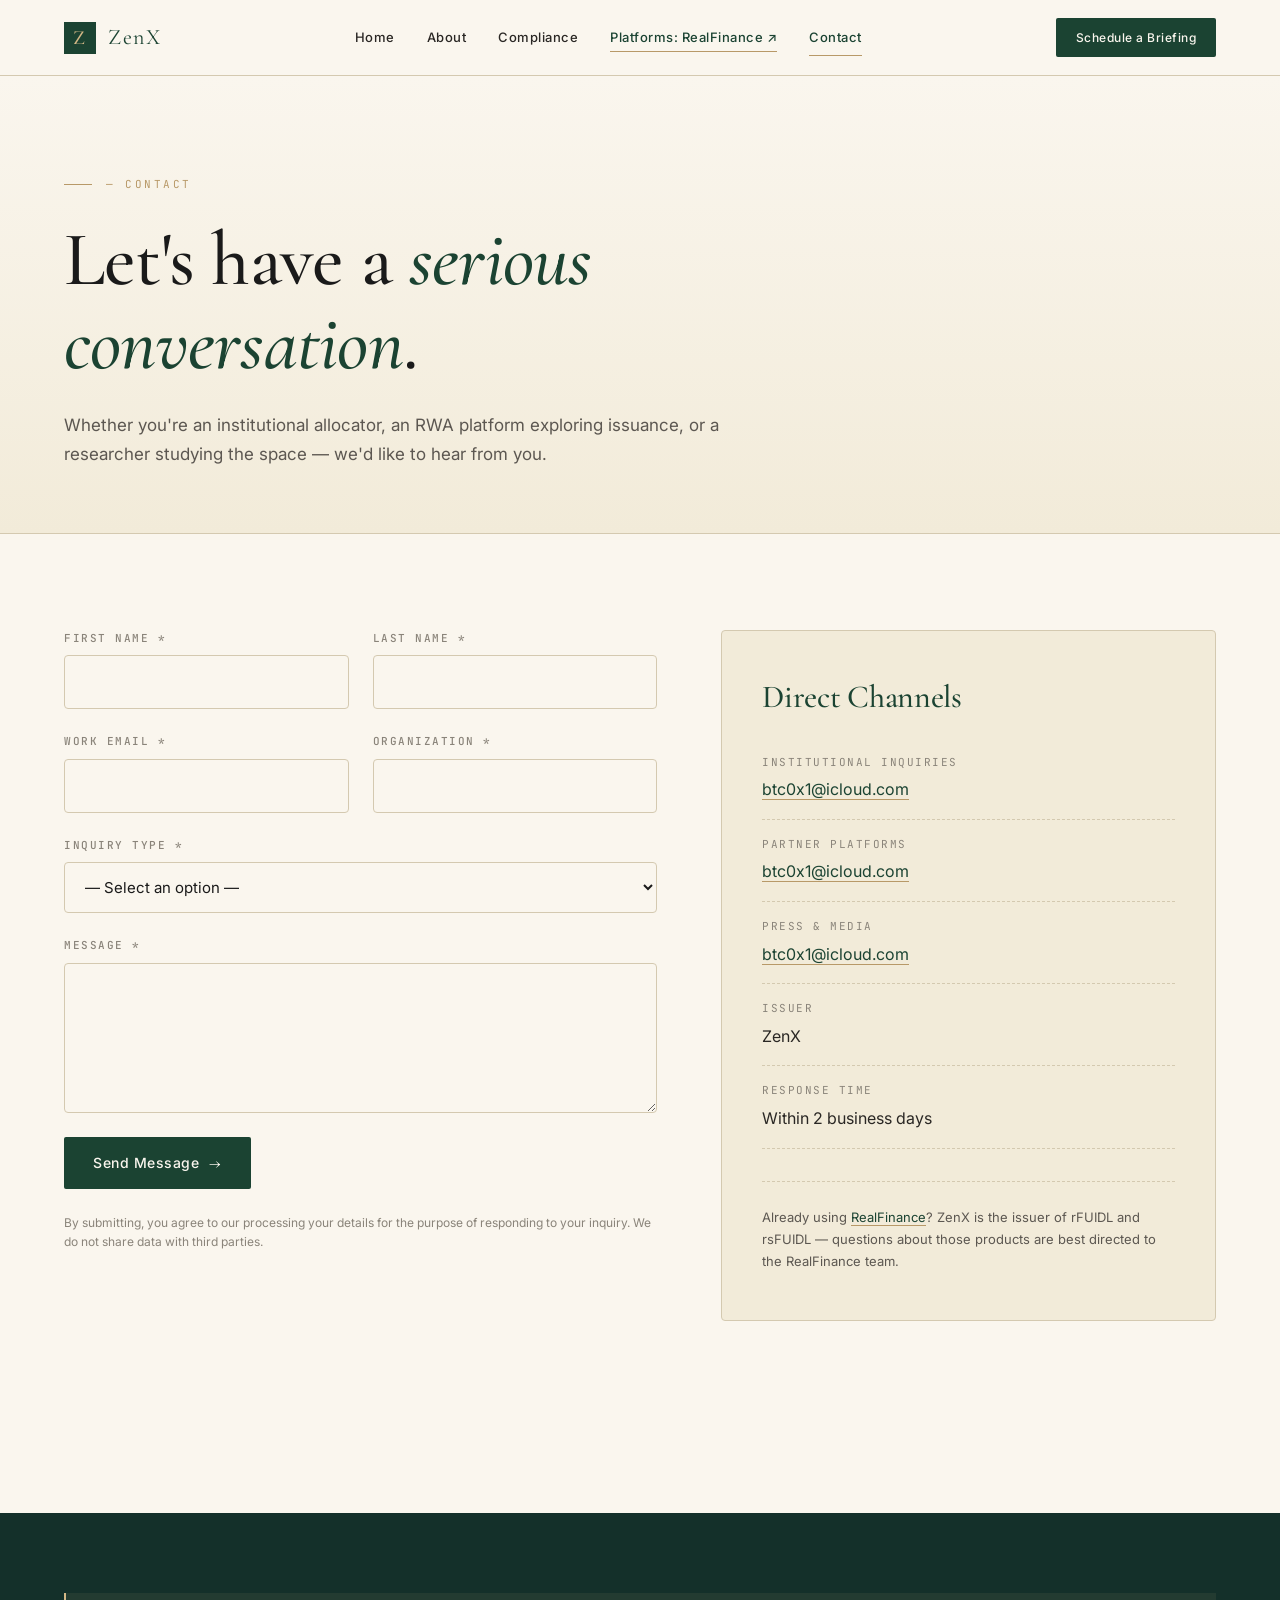
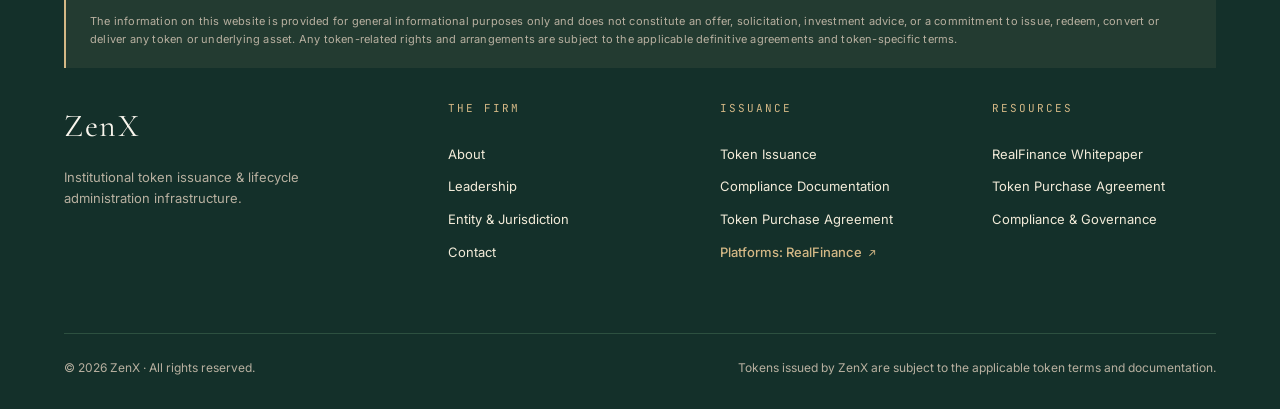
<file: contact.html>
<!DOCTYPE html>
<html lang="en">
<head>
<meta charset="UTF-8">
<meta name="viewport" content="width=device-width, initial-scale=1.0">
<title>Contact — ZenX</title>
<meta name="description" content="Get in touch with ZenX Limited — institutional inquiries, partner conversations, and document requests.">
<link rel="icon" type="image/svg+xml" href="data:image/svg+xml,%3Csvg xmlns='http://www.w3.org/2000/svg' viewBox='0 0 100 100'%3E%3Crect width='100' height='100' fill='%231B4332'/%3E%3Ctext x='50' y='68' font-family='serif' font-size='64' fill='%23D4B886' text-anchor='middle'%3EZ%3C/text%3E%3C/svg%3E">
<link rel="preconnect" href="https://fonts.googleapis.com">
<link rel="preconnect" href="https://fonts.gstatic.com" crossorigin>
<link href="https://fonts.googleapis.com/css2?family=Cormorant+Garamond:ital,wght@0,300;0,400;0,500;0,600;0,700;1,400;1,500&family=Inter:wght@300;400;500;600;700&family=JetBrains+Mono:wght@400;500&display=swap" rel="stylesheet">
<link rel="stylesheet" href="assets/css/style.css">
</head>
<body>

<!-- ========== HEADER ========== -->
<header class="site-header">
  <nav class="nav">
    <a href="index.html" class="logo">
      <span class="logo-mark">Z</span>
      <span>ZenX</span>
    </a>
    <div class="nav-links">
      <a href="index.html">Home</a>
      <a href="about.html">About</a>
      <a href="compliance.html">Compliance</a>
      <a href="index.html#adoption" class="is-rf">Platforms: RealFinance ↗</a>
      <a href="contact.html" class="is-active">Contact</a>
    </div>
    <a href="contact.html" class="nav-cta">Schedule a Briefing</a>
    <button class="nav-toggle" aria-label="Toggle navigation">
      <span></span><span></span><span></span>
    </button>
  </nav>
</header>

<!-- ========== SUB HERO ========== -->
<section class="sub-hero">
  <div class="sub-hero-inner">
    <div class="eyebrow">— Contact</div>
    <h1>Let's have a <em>serious conversation</em>.</h1>
    <p class="lead">Whether you're an institutional allocator, an RWA platform exploring issuance, or a researcher studying the space — we'd like to hear from you.</p>
  </div>
</section>

<!-- ========== CONTACT FORM + INFO ========== -->
<section class="section">
  <div class="contact-grid">
    <form class="form" id="contact-form">
      <div class="form-success">
        ✓ Thank you. Your message has been received. We will be in touch within 2 business days.
      </div>

      <div class="form-row">
        <div class="form-group">
          <label for="firstName">First Name *</label>
          <input type="text" id="firstName" name="firstName" required>
        </div>
        <div class="form-group">
          <label for="lastName">Last Name *</label>
          <input type="text" id="lastName" name="lastName" required>
        </div>
      </div>

      <div class="form-row">
        <div class="form-group">
          <label for="email">Work Email *</label>
          <input type="email" id="email" name="email" required>
        </div>
        <div class="form-group">
          <label for="organization">Organization *</label>
          <input type="text" id="organization" name="organization" required>
        </div>
      </div>

      <div class="form-group">
        <label for="inquiryType">Inquiry Type *</label>
        <select id="inquiryType" name="inquiryType" required>
          <option value="">— Select an option —</option>
          <option>Institutional Investor Briefing</option>
          <option>Partner Platform / RWA Issuance Inquiry</option>
          <option>Whitepaper / Document Request (NDA)</option>
          <option>Press &amp; Media</option>
          <option>Other</option>
        </select>
      </div>

      <div class="form-group">
        <label for="message">Message *</label>
        <textarea id="message" name="message" rows="5" required></textarea>
      </div>

      <div>
        <button type="submit" class="btn btn-primary">Send Message <span class="arrow">→</span></button>
      </div>

      <div class="form-help">By submitting, you agree to our processing your details for the purpose of responding to your inquiry. We do not share data with third parties.</div>
    </form>

    <aside class="contact-info">
      <h3>Direct Channels</h3>

      <div class="contact-info-item">
        <div class="label">Institutional Inquiries</div>
        <div class="value"><a href="mailto:btc0x1@icloud.com">btc0x1@icloud.com</a></div>
      </div>

      <div class="contact-info-item">
        <div class="label">Partner Platforms</div>
        <div class="value"><a href="mailto:btc0x1@icloud.com">btc0x1@icloud.com</a></div>
      </div>

      <div class="contact-info-item">
        <div class="label">Press &amp; Media</div>
        <div class="value"><a href="mailto:press@zenx.io">btc0x1@icloud.com</a></div>
      </div>

      <div class="contact-info-item">
        <div class="label">Issuer</div>
        <div class="value">ZenX</div>
      </div>

      <div class="contact-info-item">
        <div class="label">Response Time</div>
        <div class="value">Within 2 business days</div>
      </div>

      <div class="mt-32" style="padding-top: 24px; border-top: 1px dashed var(--border); font-size: 13px; color: var(--ink-mute); line-height: 1.7;">
        Already using <a href="https://www.realfinance.cc" target="_blank" rel="noopener" style="color: var(--green); border-bottom: 1px solid var(--gold);">RealFinance</a>? ZenX is the issuer of rFUIDL and rsFUIDL — questions about those products are best directed to the RealFinance team.
      </div>
    </aside>
  </div>
</section>

<!-- ========== FOOTER ========== -->
<footer class="site-footer">
  <div class="footer-disclaimer">
    The information on this website is provided for general informational purposes only and does not constitute an offer, solicitation, investment advice, or a commitment to issue, redeem, convert or deliver any token or underlying asset. Any token-related rights and arrangements are subject to the applicable definitive agreements and token-specific terms.
  </div>
  <div class="footer-inner">
    <div class="footer-top">
      <div>
        <div class="footer-logo">ZenX</div>
        <div class="footer-tagline">Institutional token issuance &amp; lifecycle administration infrastructure.</div>
      </div>
      <div class="footer-col">
        <div class="footer-col-title">The Firm</div>
        <ul>
          <li><a href="about.html">About</a></li>
          <li><a href="about.html#leadership">Leadership</a></li>
          <li><a href="compliance.html">Entity &amp; Jurisdiction</a></li>
          <li><a href="contact.html">Contact</a></li>
        </ul>
      </div>
      <div class="footer-col">
        <div class="footer-col-title">Issuance</div>
        <ul>
          <li><a href="assets/docs/RealFinance-WhitePaper.pdf" target="_blank" rel="noopener" download>Token Issuance</a></li>
          <li><a href="assets/docs/RFUIDL-Venus-DDQ.docx" target="_blank" rel="noopener" download>Compliance Documentation</a></li>
          <li><a href="assets/docs/ZenX-Token-Purchase-Agreement.docx" target="_blank" rel="noopener" download>Token Purchase Agreement</a></li>
          <li><a href="https://www.realfinance.cc" target="_blank" rel="noopener" class="featured">Platforms: RealFinance</a></li>
        </ul>
      </div>
      <div class="footer-col">
        <div class="footer-col-title">Resources</div>
        <ul>
          <li><a href="https://tenetio.gitbook.io/realfinance/" target="_blank" rel="noopener">RealFinance Whitepaper</a></li>
          <li><a href="assets/docs/ZenX-Token-Purchase-Agreement.docx" target="_blank" rel="noopener" download>Token Purchase Agreement</a></li>
          <li><a href="compliance.html">Compliance &amp; Governance</a></li>
        </ul>
      </div>
    </div>
    <div class="footer-bottom">
      <div>© <span data-year>2026</span> ZenX · All rights reserved.</div>
      <div>Tokens issued by ZenX are subject to the applicable token terms and documentation.</div>
    </div>
  </div>
</footer>

<script src="assets/js/main.js"></script>
</body>
</html>
</file>
<file: assets/css/style.css>
/* =================================================================
   ZenX MVP — Design System
   Warm Compliant · Deep Forest + Antique Gold + Warm Ivory
   ================================================================= */

:root {
  /* Backgrounds */
  --bg: #FAF6EE;
  --bg-card: #F2EBD9;
  --bg-elev: #EBE1C7;
  --bg-dark: #1B4332;
  --bg-darker: #14302A;

  /* Brand */
  --green: #1B4332;
  --green-2: #2D5F4A;
  --green-3: #52766A;
  --gold: #B89968;
  --gold-2: #D4B886;
  --gold-3: #E5D2A8;

  /* Text */
  --ink: #1A1A1A;
  --ink-2: #2A2724;
  --ink-mute: #5C5751;
  --ink-soft: #8A847A;
  --ink-on-dark: #F2EBD9;
  --ink-on-dark-mute: #B8B0A0;

  /* Borders */
  --border: #D4C9B0;
  --border-soft: #E5DCC4;
  --border-dark: #2D5040;

  /* Type */
  --serif: "Cormorant Garamond", "Source Han Serif SC", "Songti SC", "Noto Serif SC", Georgia, serif;
  --sans: "Inter", -apple-system, BlinkMacSystemFont, "PingFang SC", "Microsoft YaHei", sans-serif;
  --mono: "JetBrains Mono", ui-monospace, "SF Mono", monospace;

  /* Layout */
  --maxw: 1280px;
  --pad: 64px;
  --radius: 4px;

  /* Motion */
  --ease: cubic-bezier(0.4, 0, 0.2, 1);
}

/* ===== Reset ===== */
*, *::before, *::after { margin: 0; padding: 0; box-sizing: border-box; }
html { scroll-behavior: smooth; -webkit-text-size-adjust: 100%; }
body {
  font-family: var(--sans);
  background: var(--bg);
  color: var(--ink);
  line-height: 1.6;
  -webkit-font-smoothing: antialiased;
  -moz-osx-font-smoothing: grayscale;
  font-size: 16px;
}
img, svg { max-width: 100%; display: block; }
a { color: inherit; text-decoration: none; }
ul { list-style: none; }
button, input, textarea, select {
  font: inherit; color: inherit;
  background: none; border: none; outline: none;
}
button { cursor: pointer; }

/* ===== Layout helpers ===== */
.container { max-width: var(--maxw); margin: 0 auto; padding: 0 var(--pad); }
@media (max-width: 900px) { :root { --pad: 24px; } }

/* ===== Typography ===== */
h1, h2, h3, h4 { font-family: var(--serif); font-weight: 500; line-height: 1.1; letter-spacing: -0.01em; color: var(--ink); }
h1 { font-size: clamp(40px, 6vw, 88px); }
h2 { font-size: clamp(32px, 4.5vw, 56px); }
h3 { font-size: clamp(22px, 2.5vw, 32px); }
h4 { font-size: clamp(18px, 2vw, 24px); }
em { font-style: italic; color: var(--green); }
p { color: var(--ink-mute); line-height: 1.7; }

.eyebrow {
  font-family: var(--mono);
  font-size: 11px;
  letter-spacing: 2.5px;
  text-transform: uppercase;
  color: var(--gold);
  display: flex;
  align-items: center;
  gap: 14px;
  margin-bottom: 24px;
}
.eyebrow::before { content: ""; width: 28px; height: 1px; background: var(--gold); }
.eyebrow.center { justify-content: center; }
.eyebrow.center::after { content: ""; width: 28px; height: 1px; background: var(--gold); }

.lead { font-size: 17px; color: var(--ink-mute); line-height: 1.7; max-width: 720px; }

/* ===== Header / Nav ===== */
.site-header {
  position: sticky; top: 0; z-index: 100;
  background: rgba(250, 246, 238, 0.92);
  backdrop-filter: blur(14px);
  -webkit-backdrop-filter: blur(14px);
  border-bottom: 1px solid var(--border);
}
.nav {
  display: flex; align-items: center; justify-content: space-between;
  padding: 18px var(--pad);
  max-width: var(--maxw);
  margin: 0 auto;
}
.logo {
  display: flex; align-items: center; gap: 12px;
  font-family: var(--serif); font-size: 22px;
  color: var(--green); letter-spacing: 1.5px;
}
.logo-mark {
  width: 32px; height: 32px;
  background: var(--green);
  color: var(--gold-2);
  display: flex; align-items: center; justify-content: center;
  font-family: var(--serif); font-size: 20px; font-weight: 500;
}
.nav-links { display: flex; gap: 32px; }
.nav-links a {
  font-size: 13px; font-weight: 500; color: var(--ink-2);
  letter-spacing: 0.5px;
  position: relative;
  padding: 4px 0;
  transition: color 0.2s var(--ease);
}
.nav-links a:hover { color: var(--green); }
.nav-links a.is-active { color: var(--green); }
.nav-links a.is-active::after {
  content: ""; position: absolute; bottom: -4px; left: 0; right: 0;
  height: 1px; background: var(--gold);
}
.nav-links a.is-rf {
  color: var(--green);
  border-bottom: 1px solid var(--gold);
  padding-bottom: 3px;
}
.nav-cta {
  font-size: 12px; padding: 10px 20px;
  background: var(--green); color: var(--bg);
  border-radius: 2px; font-weight: 500; letter-spacing: 0.5px;
  transition: background 0.2s var(--ease);
}
.nav-cta:hover { background: var(--green-2); }
.nav-toggle {
  display: none; background: none; border: none;
  width: 32px; height: 32px;
  position: relative;
}
.nav-toggle span {
  display: block; position: absolute; left: 6px; right: 6px;
  height: 1.5px; background: var(--green);
  transition: all 0.2s var(--ease);
}
.nav-toggle span:nth-child(1) { top: 11px; }
.nav-toggle span:nth-child(2) { top: 16px; }
.nav-toggle span:nth-child(3) { top: 21px; }
.nav-toggle.is-open span:nth-child(1) { transform: rotate(45deg); top: 16px; }
.nav-toggle.is-open span:nth-child(2) { opacity: 0; }
.nav-toggle.is-open span:nth-child(3) { transform: rotate(-45deg); top: 16px; }

@media (max-width: 900px) {
  .nav { padding: 14px var(--pad); }
  .nav-links {
    position: absolute; top: 100%; left: 0; right: 0;
    background: var(--bg);
    flex-direction: column; gap: 0;
    border-bottom: 1px solid var(--border);
    max-height: 0; overflow: hidden;
    transition: max-height 0.3s var(--ease);
  }
  .nav-links.is-open { max-height: 500px; }
  .nav-links a {
    padding: 16px var(--pad);
    border-top: 1px solid var(--border-soft);
  }
  .nav-cta { display: none; }
  .nav-toggle { display: block; }
  .nav-mobile-cta {
    display: block;
    padding: 16px var(--pad);
    background: var(--green);
    color: var(--bg);
    text-align: center;
    font-size: 13px;
    font-weight: 500;
    letter-spacing: 0.5px;
  }
}

/* ===== Buttons ===== */
.btn {
  display: inline-flex; align-items: center; gap: 10px;
  padding: 14px 28px;
  font-size: 14px; font-weight: 500; letter-spacing: 0.5px;
  border: 1px solid transparent; border-radius: 2px;
  transition: all 0.2s var(--ease);
  cursor: pointer;
}
.btn-primary { background: var(--green); color: var(--bg); }
.btn-primary:hover { background: var(--green-2); transform: translateY(-1px); }
.btn-secondary { background: transparent; color: var(--green); border-color: var(--green); }
.btn-secondary:hover { background: var(--green); color: var(--bg); }
.btn-gold { background: var(--gold); color: var(--bg); }
.btn-gold:hover { background: var(--gold-2); transform: translateY(-1px); }
.btn .arrow { font-family: var(--serif); font-size: 18px; line-height: 1; transition: transform 0.2s var(--ease); }
.btn:hover .arrow { transform: translateX(3px); }

/* ===== Hero ===== */
.hero {
  padding: 120px var(--pad) 100px;
  background: linear-gradient(180deg, var(--bg) 0%, var(--bg-card) 100%);
  position: relative;
  overflow: hidden;
}
.hero::before {
  content: "Z";
  position: absolute; right: -40px; top: -100px;
  font-family: var(--serif); font-size: 560px; font-weight: 500;
  color: var(--gold); opacity: 0.07; line-height: 1;
  pointer-events: none;
}
.hero-inner { position: relative; z-index: 1; max-width: var(--maxw); margin: 0 auto; }
.hero h1 { margin-bottom: 32px; max-width: 1000px; }
.hero h1 em { color: var(--green); }
.hero h1 .gold { color: var(--gold); }
.hero p { font-size: 19px; max-width: 640px; margin-bottom: 48px; }
.hero-actions { display: flex; gap: 16px; flex-wrap: wrap; }

.hero-meta {
  margin-top: 96px;
  padding-top: 40px;
  border-top: 1px solid var(--border);
  display: grid;
  grid-template-columns: repeat(4, 1fr);
  gap: 48px;
}
.hero-meta-item .num {
  font-family: var(--serif); font-size: 48px;
  color: var(--green); line-height: 1; margin-bottom: 8px;
}
.hero-meta-item .num .unit { font-size: 24px; color: var(--gold); margin-left: 4px; }
.hero-meta-item .label {
  font-family: var(--mono);
  font-size: 11px; letter-spacing: 1.5px;
  text-transform: uppercase; color: var(--ink-soft);
}
@media (max-width: 900px) {
  .hero { padding: 64px var(--pad) 48px; }
  .hero-meta { grid-template-columns: repeat(2, 1fr); gap: 32px; margin-top: 64px; }
}

/* ===== Section header ===== */
.section { padding: 96px 0; }
.section-header {
  display: grid;
  grid-template-columns: 1fr 1fr;
  gap: 64px;
  margin-bottom: 64px;
  align-items: end;
  max-width: var(--maxw);
  margin-left: auto; margin-right: auto;
  padding: 0 var(--pad);
}
.section-header h2 { max-width: 600px; }
@media (max-width: 900px) {
  .section { padding: 64px 0; }
  .section-header { grid-template-columns: 1fr; gap: 24px; padding: 0 var(--pad); margin-bottom: 40px; }
}

/* ===== Trust strip ===== */
.trust-strip {
  background: var(--bg-card);
  border-top: 1px solid var(--border);
  border-bottom: 1px solid var(--border);
  padding: 48px var(--pad);
  text-align: center;
}
.trust-label {
  font-family: var(--mono); font-size: 11px;
  letter-spacing: 2px; text-transform: uppercase;
  color: var(--ink-soft); margin-bottom: 32px;
}
.trust-logos {
  display: flex; justify-content: center; align-items: center;
  gap: 48px; flex-wrap: wrap;
  max-width: var(--maxw); margin: 0 auto;
}
.trust-logo {
  font-family: var(--serif); font-size: 22px;
  color: var(--ink-2); opacity: 0.5;
  letter-spacing: 1px;
  transition: opacity 0.2s var(--ease);
}
.trust-logo:hover { opacity: 0.8; }
.trust-logo.active { opacity: 1; color: var(--green); font-weight: 500; }
.trust-logo.active::after { content: " ↗"; color: var(--gold); font-family: var(--mono); font-size: 14px; }

/* ===== Three Pillars ===== */
.pillars {
  display: grid; grid-template-columns: repeat(3, 1fr);
  border: 1px solid var(--border); border-radius: var(--radius);
  background: var(--bg-card);
  margin: 0 var(--pad);
  max-width: calc(var(--maxw) - var(--pad) * 2);
  margin: 0 auto;
  overflow: hidden;
}
.pillar { padding: 48px 40px; border-right: 1px solid var(--border); }
.pillar:last-child { border-right: none; }
.pillar-num {
  font-family: var(--serif); font-size: 56px;
  color: var(--gold); line-height: 1; margin-bottom: 24px;
  font-weight: 500;
}
.pillar h3 { margin-bottom: 16px; color: var(--green); }
.pillar-desc { font-size: 14px; margin-bottom: 24px; }
.pillar-features li {
  padding: 10px 0; border-top: 1px dashed var(--border);
  font-size: 13px; color: var(--ink-2);
  display: flex; align-items: flex-start; gap: 10px;
}
.pillar-features li::before { content: "◆"; color: var(--gold); font-size: 10px; margin-top: 4px; }
@media (max-width: 900px) {
  .pillars { grid-template-columns: 1fr; margin: 0 var(--pad); }
  .pillar { border-right: none; border-bottom: 1px solid var(--border); }
  .pillar:last-child { border-bottom: none; }
}

/* ===== Case study (RealFinance featured) ===== */
.case-section {
  background: var(--bg-dark);
  color: var(--ink-on-dark);
  padding: 96px 0;
}
.case-section .eyebrow { color: var(--gold-2); }
.case-section .eyebrow::before { background: var(--gold-2); }
.case-section h2 { color: var(--bg); }
.case-section h2 em { color: var(--gold-2); }
.case-section .lead { color: var(--ink-on-dark-mute); }
.case-card {
  display: grid; grid-template-columns: 1fr 1.2fr;
  background: var(--bg-darker);
  border: 1px solid var(--border-dark);
  border-radius: var(--radius);
  overflow: hidden;
  max-width: var(--maxw);
  margin: 0 auto;
  margin-top: 64px;
}
.case-left {
  padding: 64px 48px;
  background: linear-gradient(135deg, var(--green) 0%, var(--green-2) 100%);
  color: var(--bg);
  position: relative;
}
.case-left::after {
  content: "↗";
  position: absolute; right: 32px; top: 32px;
  font-family: var(--serif); font-size: 36px;
  color: var(--gold-2);
}
.case-tag {
  font-family: var(--mono); font-size: 11px;
  letter-spacing: 2px; text-transform: uppercase;
  color: var(--gold-2); margin-bottom: 24px;
}
.case-partner-name {
  font-family: var(--serif); font-size: 56px;
  line-height: 1; margin-bottom: 8px; font-weight: 500;
}
.case-partner-sub { font-size: 14px; color: var(--gold-2); letter-spacing: 1px; margin-bottom: 32px; }
.case-quote {
  font-family: var(--serif); font-size: 22px;
  line-height: 1.4; font-style: italic; color: var(--bg);
  border-top: 1px solid rgba(212, 184, 134, 0.3);
  padding-top: 24px; margin-top: 32px;
}
.case-right { padding: 64px 48px; }
.case-right-title {
  font-family: var(--serif); font-size: 32px;
  color: var(--bg); margin-bottom: 24px;
  font-weight: 500; line-height: 1.15;
}
.case-right-body { font-size: 15px; line-height: 1.7; color: var(--ink-on-dark-mute); margin-bottom: 32px; }
.case-stats {
  display: grid; grid-template-columns: 1fr 1fr;
  gap: 24px; margin-bottom: 32px;
  padding: 24px 0;
  border-top: 1px solid var(--border-dark);
  border-bottom: 1px solid var(--border-dark);
}
.case-stat .num { font-family: var(--serif); font-size: 36px; color: var(--gold-2); line-height: 1; }
.case-stat .label { font-size: 11px; letter-spacing: 1.5px; text-transform: uppercase; color: var(--ink-on-dark-mute); margin-top: 8px; }
.case-link {
  display: inline-flex; align-items: center; gap: 10px;
  color: var(--gold-2); font-size: 14px; font-weight: 500;
  letter-spacing: 0.5px;
  border-bottom: 1px solid var(--gold-2);
  padding-bottom: 4px;
}
.case-link::after { content: "→"; font-family: var(--serif); }
@media (max-width: 900px) {
  .case-card { grid-template-columns: 1fr; }
  .case-left, .case-right { padding: 40px 28px; }
  .case-partner-name { font-size: 40px; }
}

/* ===== Compliance block ===== */
.compliance {
  display: grid; grid-template-columns: 1fr 1fr;
  border: 1px solid var(--border);
  background: var(--bg-card);
  border-radius: var(--radius);
  overflow: hidden;
  max-width: var(--maxw);
  margin: 0 auto;
  margin: 0 var(--pad);
  max-width: calc(var(--maxw) - var(--pad) * 2);
  margin: 0 auto;
}
.compliance-col { padding: 56px 48px; }
.compliance-col + .compliance-col { border-left: 1px solid var(--border); }
.compliance h3 { margin-bottom: 20px; }
.compliance-list li {
  padding: 14px 0; border-bottom: 1px dashed var(--border);
  display: grid; grid-template-columns: 110px 1fr; gap: 16px;
  font-size: 14px;
}
.compliance-list li strong {
  font-family: var(--mono); font-size: 11px;
  letter-spacing: 1.5px; text-transform: uppercase;
  color: var(--gold); font-weight: 500;
}
.compliance-list li span { color: var(--ink-2); }
@media (max-width: 900px) {
  .compliance { grid-template-columns: 1fr; }
  .compliance-col + .compliance-col { border-left: none; border-top: 1px solid var(--border); }
  .compliance-col { padding: 40px 28px; }
}

/* ===== CTA strip ===== */
.cta-strip {
  background: var(--bg-dark);
  color: var(--bg);
  padding: 80px var(--pad);
  display: flex; align-items: center; justify-content: space-between;
  gap: 64px; flex-wrap: wrap;
  max-width: var(--maxw);
  margin: 0 auto;
  border-radius: var(--radius);
}
.cta-strip h2 { color: var(--bg); max-width: 640px; }
.cta-strip h2 em { color: var(--gold-2); }
.cta-strip .actions { display: flex; gap: 16px; flex-shrink: 0; flex-wrap: wrap; }
.cta-strip .btn-gold { background: var(--gold); color: var(--bg-dark); }
.cta-strip .btn-secondary { color: var(--gold-2); border-color: var(--gold-2); }
.cta-strip .btn-secondary:hover { background: var(--gold-2); color: var(--bg-dark); }

/* ===== Generic content (about/compliance pages) ===== */
.content-block {
  max-width: 880px;
  margin: 0 auto;
  padding: 0 var(--pad);
}
.content-block h2 { margin-bottom: 24px; }
.content-block h3 { margin-top: 48px; margin-bottom: 16px; color: var(--green); }
.content-block p { margin-bottom: 20px; font-size: 16px; }
.content-block p.lead { font-size: 19px; }
.content-block ul.list { margin: 20px 0; }
.content-block ul.list li {
  padding: 12px 0; border-bottom: 1px dashed var(--border);
  display: grid; grid-template-columns: 140px 1fr; gap: 16px;
  font-size: 15px;
}
.content-block ul.list li strong {
  font-family: var(--mono); font-size: 11px;
  letter-spacing: 1.5px; text-transform: uppercase;
  color: var(--gold); font-weight: 500;
}
.content-block ul.list li span { color: var(--ink-2); }

/* Quote block */
.quote-block {
  background: var(--bg-card);
  border-left: 3px solid var(--gold);
  padding: 32px 40px;
  border-radius: 0 var(--radius) var(--radius) 0;
  margin: 40px 0;
}
.quote-block p {
  font-family: var(--serif); font-size: 26px;
  font-style: italic; line-height: 1.4; color: var(--ink);
  margin-bottom: 16px;
}
.quote-block cite {
  font-family: var(--mono); font-size: 11px;
  letter-spacing: 1.5px; text-transform: uppercase;
  color: var(--ink-soft); font-style: normal;
}

/* ===== Contact form ===== */
.contact-grid {
  display: grid; grid-template-columns: 1.2fr 1fr;
  gap: 64px; max-width: var(--maxw);
  margin: 0 auto; padding: 0 var(--pad);
}
@media (max-width: 900px) { .contact-grid { grid-template-columns: 1fr; gap: 40px; } }

.form { display: flex; flex-direction: column; gap: 24px; }
.form-group { display: flex; flex-direction: column; gap: 8px; }
.form-group label {
  font-family: var(--mono); font-size: 11px;
  letter-spacing: 1.5px; text-transform: uppercase;
  color: var(--ink-soft); font-weight: 500;
}
.form-group input,
.form-group select,
.form-group textarea {
  padding: 14px 16px;
  background: var(--bg);
  border: 1px solid var(--border);
  border-radius: var(--radius);
  font-size: 15px;
  color: var(--ink);
  transition: border-color 0.2s var(--ease);
}
.form-group input:focus,
.form-group select:focus,
.form-group textarea:focus {
  border-color: var(--green);
}
.form-group textarea { resize: vertical; min-height: 120px; }
.form-row { display: grid; grid-template-columns: 1fr 1fr; gap: 24px; }
@media (max-width: 600px) { .form-row { grid-template-columns: 1fr; } }
.form-help { font-size: 12px; color: var(--ink-soft); }
.form-success {
  padding: 16px 20px;
  background: rgba(45, 106, 79, 0.1);
  border: 1px solid var(--success);
  border-radius: var(--radius);
  color: var(--success);
  font-size: 14px;
  display: none;
}
.form-success.is-shown { display: block; }

.contact-info {
  background: var(--bg-card);
  padding: 48px 40px;
  border-radius: var(--radius);
  border: 1px solid var(--border);
}
.contact-info h3 { color: var(--green); margin-bottom: 24px; }
.contact-info-item { padding: 16px 0; border-bottom: 1px dashed var(--border); }
.contact-info-item:last-child { border-bottom: none; }
.contact-info-item .label {
  font-family: var(--mono); font-size: 11px;
  letter-spacing: 1.5px; text-transform: uppercase;
  color: var(--ink-soft); margin-bottom: 6px;
}
.contact-info-item .value { font-size: 16px; color: var(--ink-2); }
.contact-info-item .value a { color: var(--green); border-bottom: 1px solid var(--gold); }

/* ===== Footer ===== */
.site-footer {
  background: var(--bg-darker);
  color: var(--ink-on-dark);
  padding: 80px var(--pad) 32px;
  margin-top: 96px;
}
.footer-disclaimer {
  max-width: var(--maxw);
  margin: 0 auto 32px;
  padding: 20px 24px;
  background: rgba(212, 184, 134, 0.08);
  border-left: 2px solid var(--gold-2);
  font-size: 11px;
  line-height: 1.6;
  color: var(--ink-on-dark-mute);
  letter-spacing: 0.2px;
}
.footer-inner { max-width: var(--maxw); margin: 0 auto; }
.footer-top {
  display: grid;
  grid-template-columns: 1.5fr 1fr 1fr 1fr;
  gap: 48px;
  margin-bottom: 64px;
}
.footer-logo {
  font-family: var(--serif); font-size: 32px;
  color: var(--bg); margin-bottom: 16px;
  letter-spacing: 1.5px;
}
.footer-tagline { font-size: 13px; color: var(--ink-on-dark-mute); line-height: 1.6; max-width: 280px; }
.footer-col-title {
  font-family: var(--mono); font-size: 11px;
  letter-spacing: 2px; text-transform: uppercase;
  color: var(--gold-2); margin-bottom: 20px;
}
.footer-col li { padding: 6px 0; font-size: 13px; }
.footer-col a { color: var(--ink-on-dark); transition: color 0.2s var(--ease); }
.footer-col a:hover { color: var(--gold-2); }
.footer-col a.featured { color: var(--gold-2); font-weight: 500; }
.footer-col a.featured::after { content: " ↗"; font-family: var(--mono); font-size: 11px; }
.footer-bottom {
  border-top: 1px solid var(--border-dark);
  padding-top: 24px;
  display: flex; justify-content: space-between;
  font-size: 12px; color: var(--ink-on-dark-mute);
  flex-wrap: wrap; gap: 12px;
}
@media (max-width: 900px) {
  .site-footer { padding: 64px var(--pad) 24px; margin-top: 64px; }
  .footer-top { grid-template-columns: 1fr 1fr; gap: 32px; }
  .footer-bottom { flex-direction: column; }
}

/* ===== Sub-page hero (compact) ===== */
.sub-hero {
  padding: 100px var(--pad) 64px;
  background: linear-gradient(180deg, var(--bg) 0%, var(--bg-card) 100%);
  border-bottom: 1px solid var(--border);
}
.sub-hero-inner { max-width: var(--maxw); margin: 0 auto; }
.sub-hero h1 { max-width: 880px; margin-bottom: 24px; }
.sub-hero .lead { max-width: 720px; }
@media (max-width: 900px) { .sub-hero { padding: 64px var(--pad) 40px; } }

/* ===== Misc utilities ===== */
.mt-32 { margin-top: 32px; }
.mt-64 { margin-top: 64px; }
.mb-32 { margin-bottom: 32px; }
.text-center { text-align: center; }

/* Reveal animation */
.reveal {
  opacity: 0; transform: translateY(20px);
  transition: opacity 0.6s var(--ease), transform 0.6s var(--ease);
}
.reveal.is-shown { opacity: 1; transform: translateY(0); }
</file>
